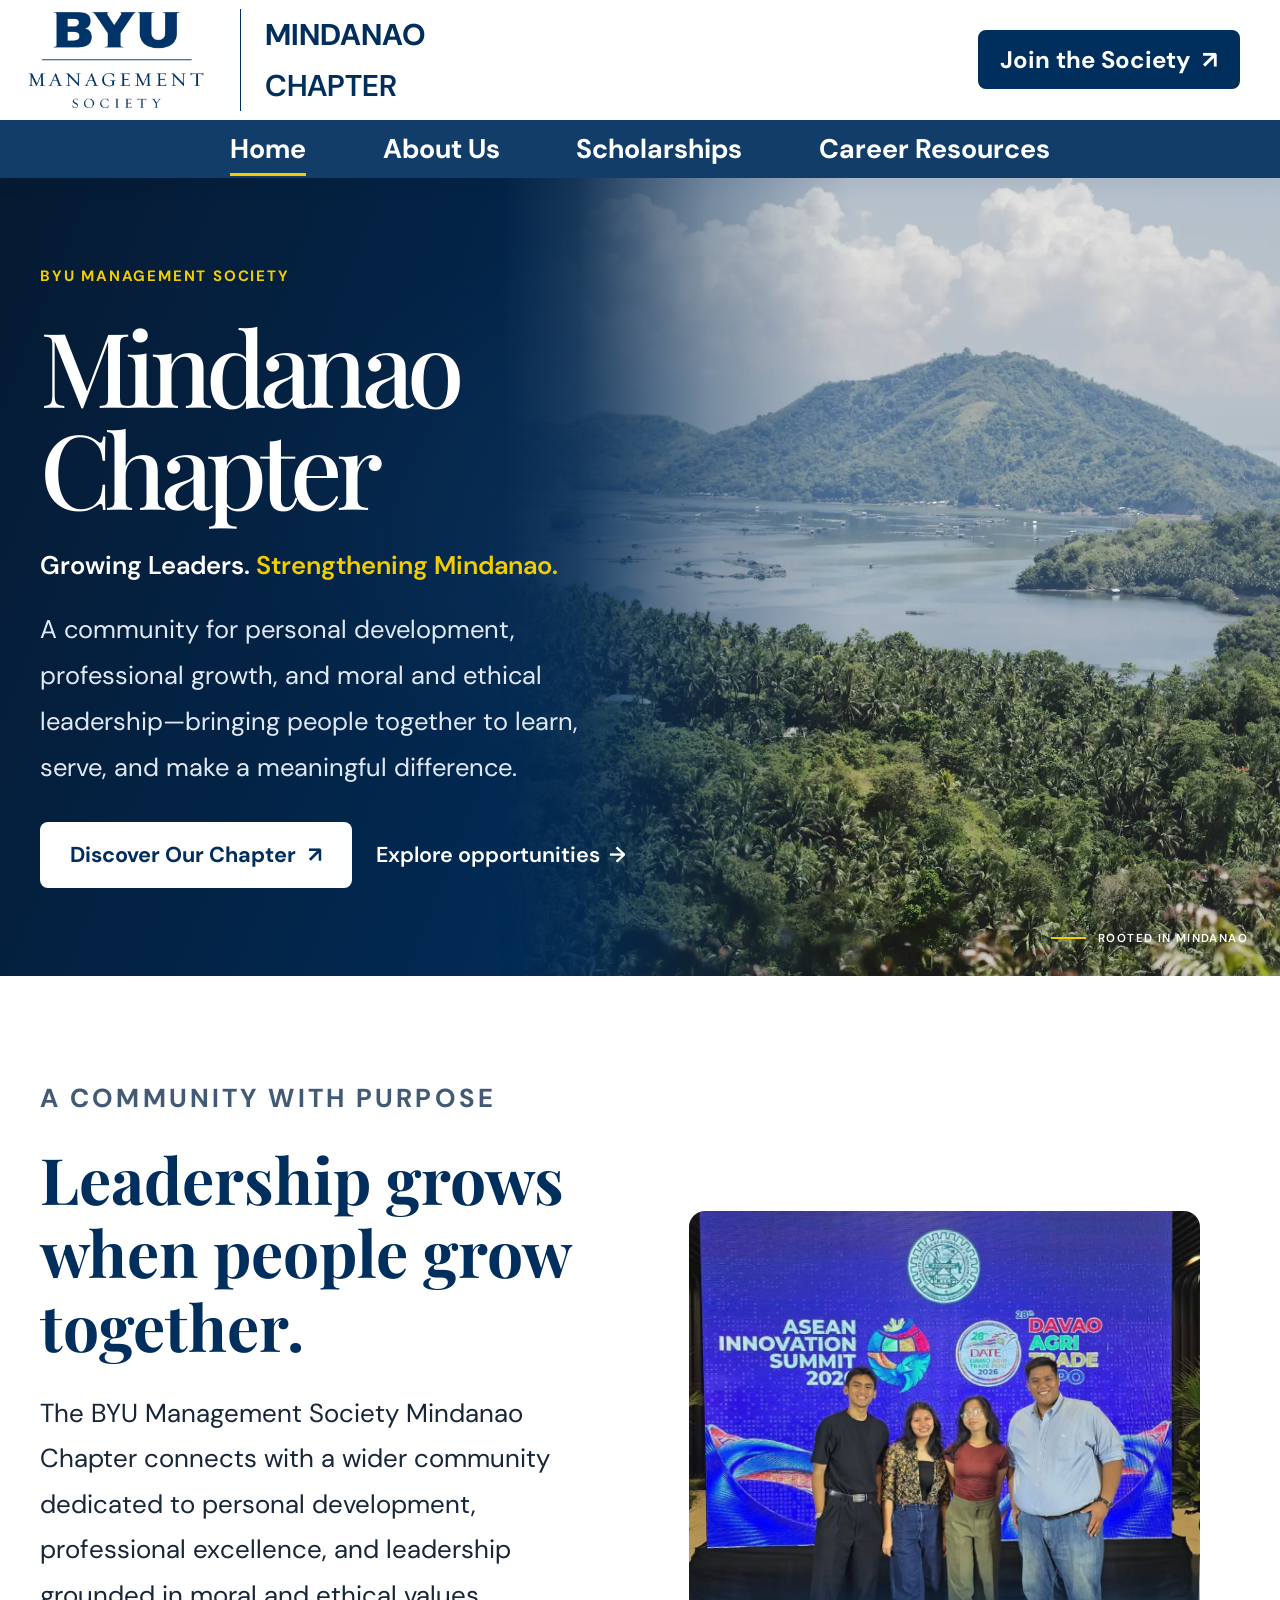
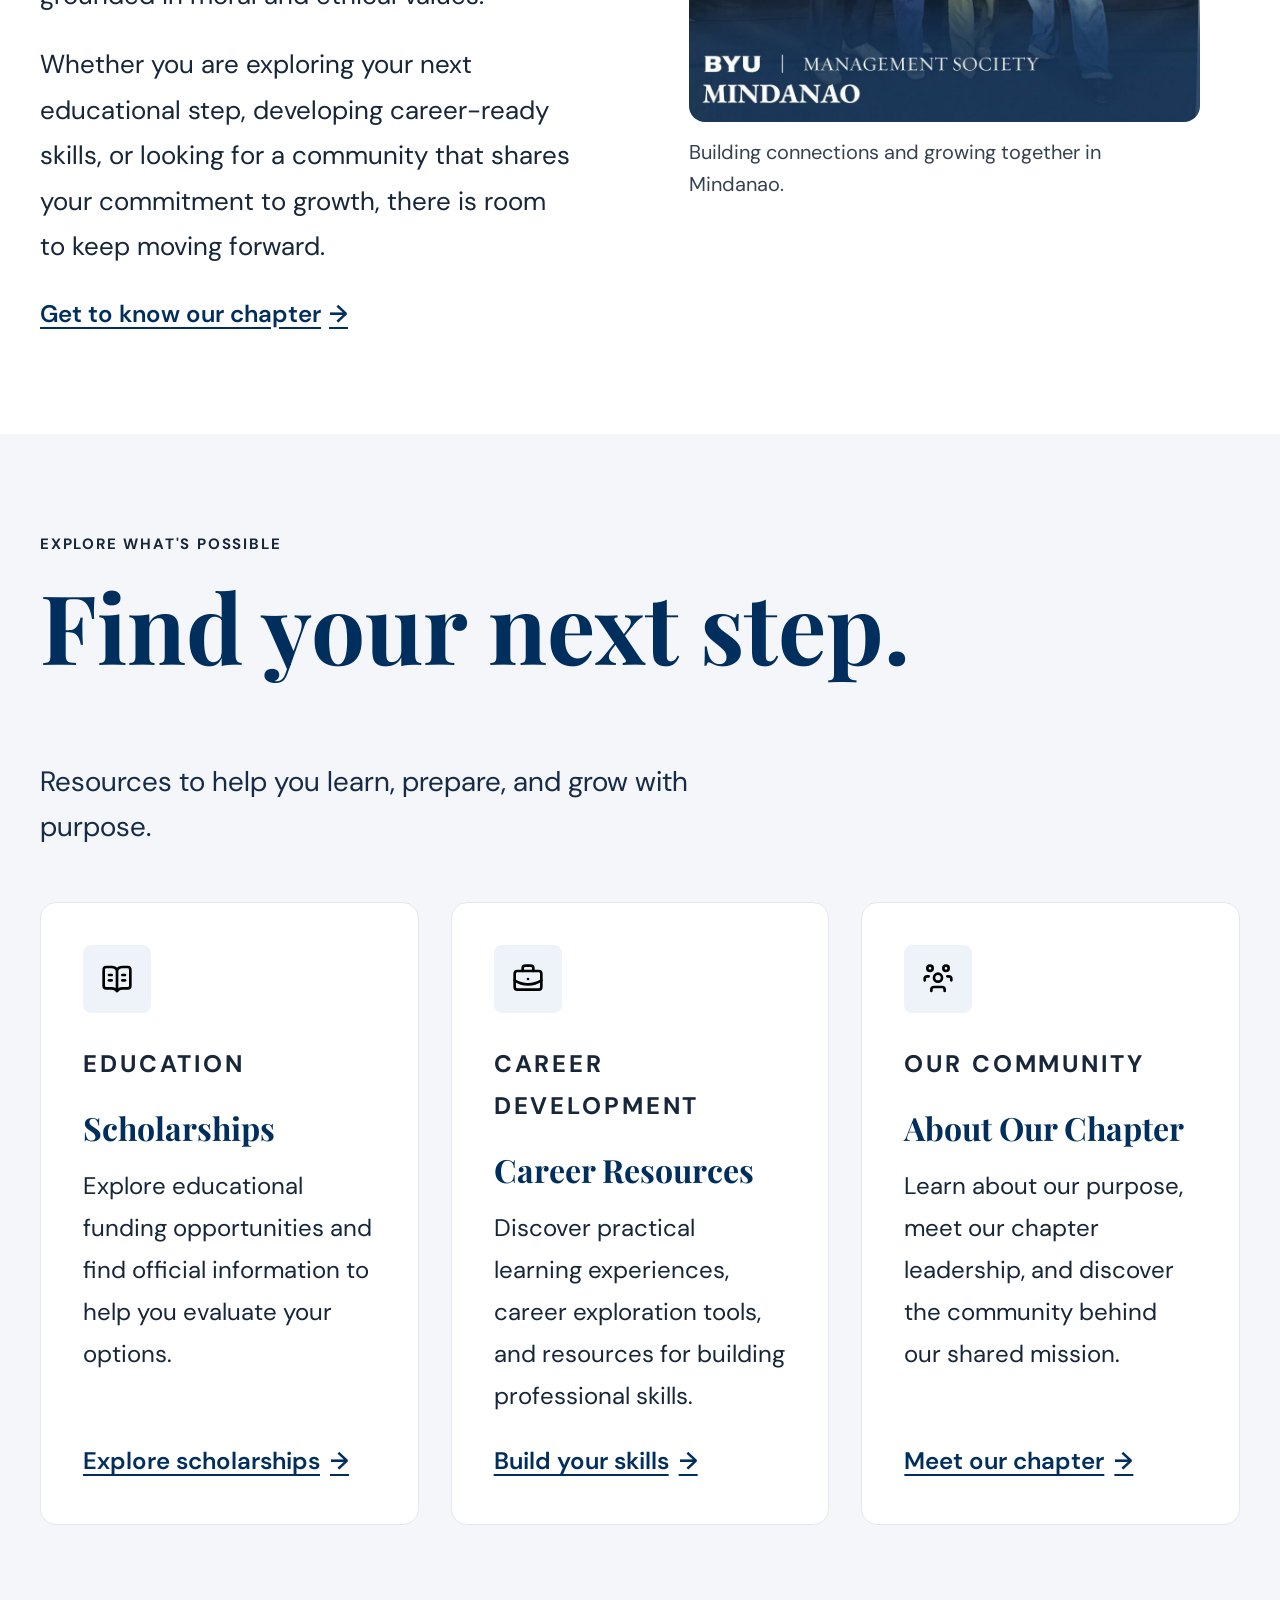
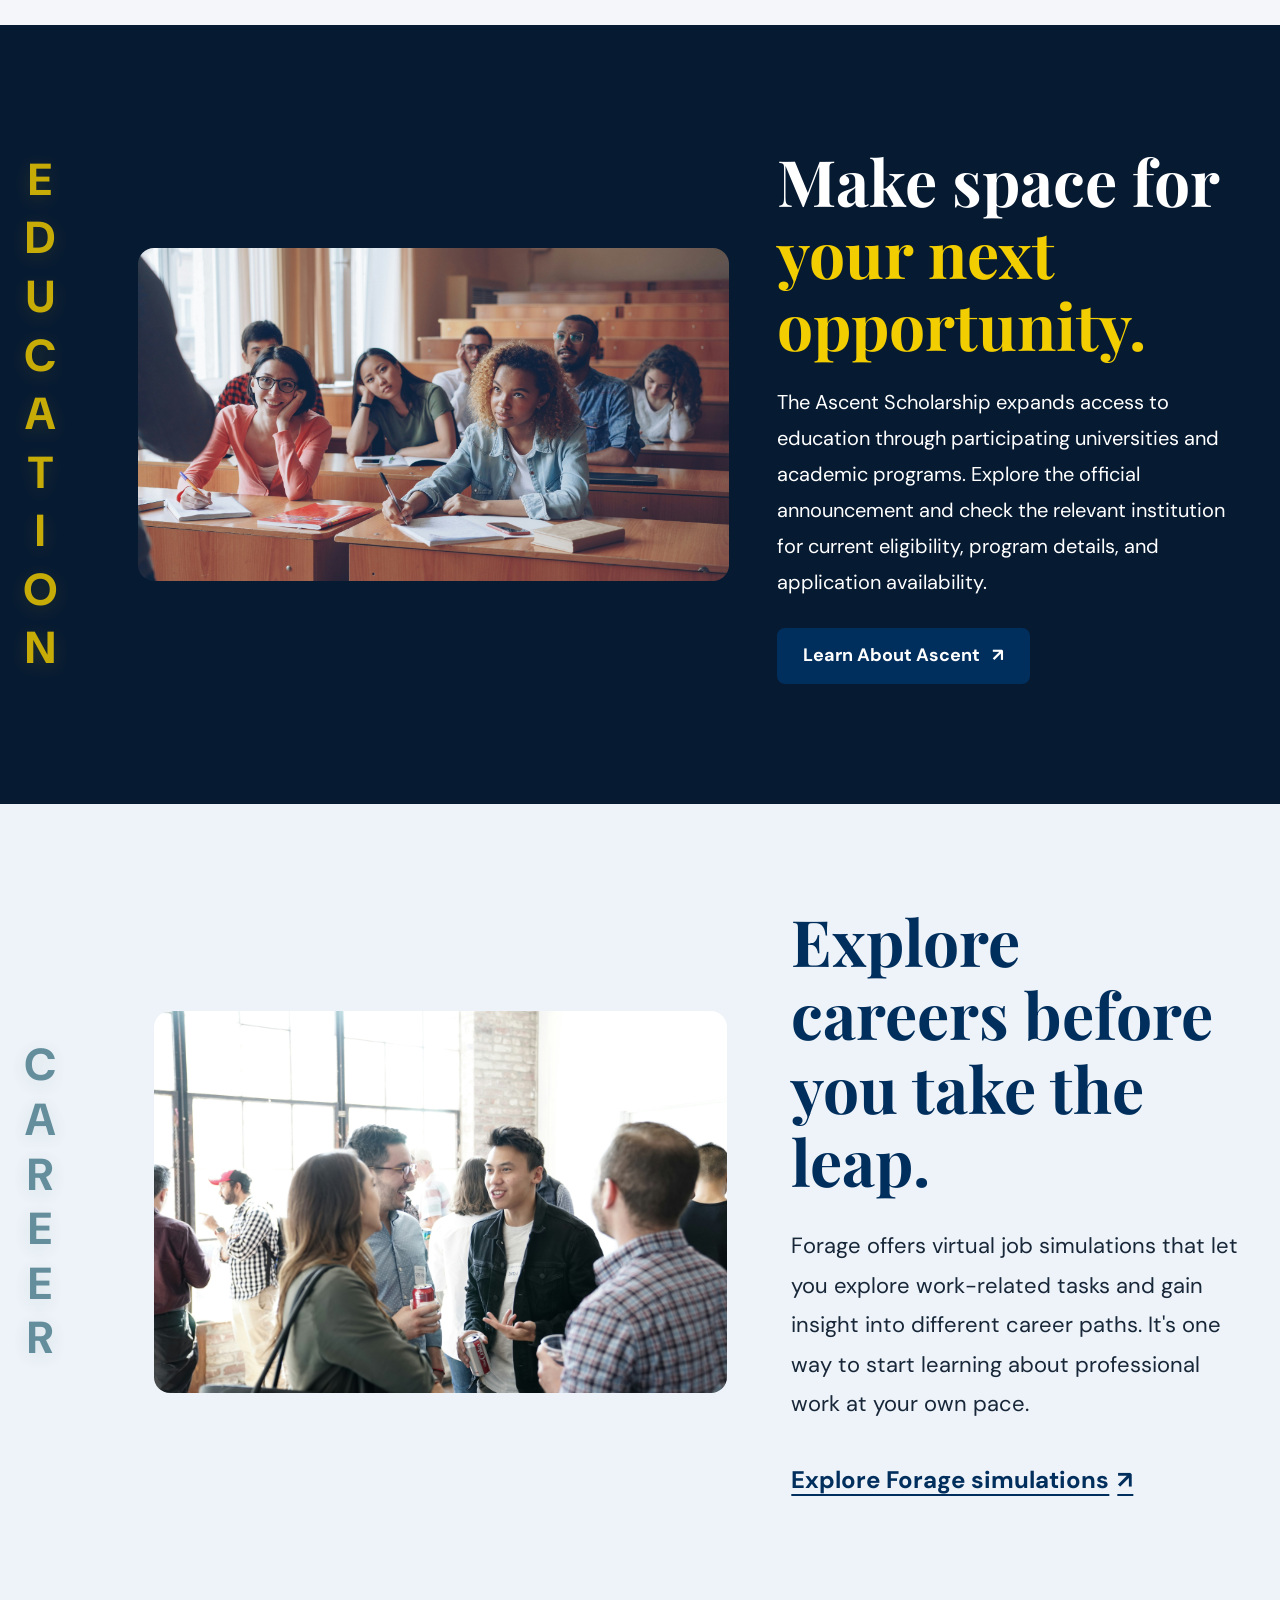
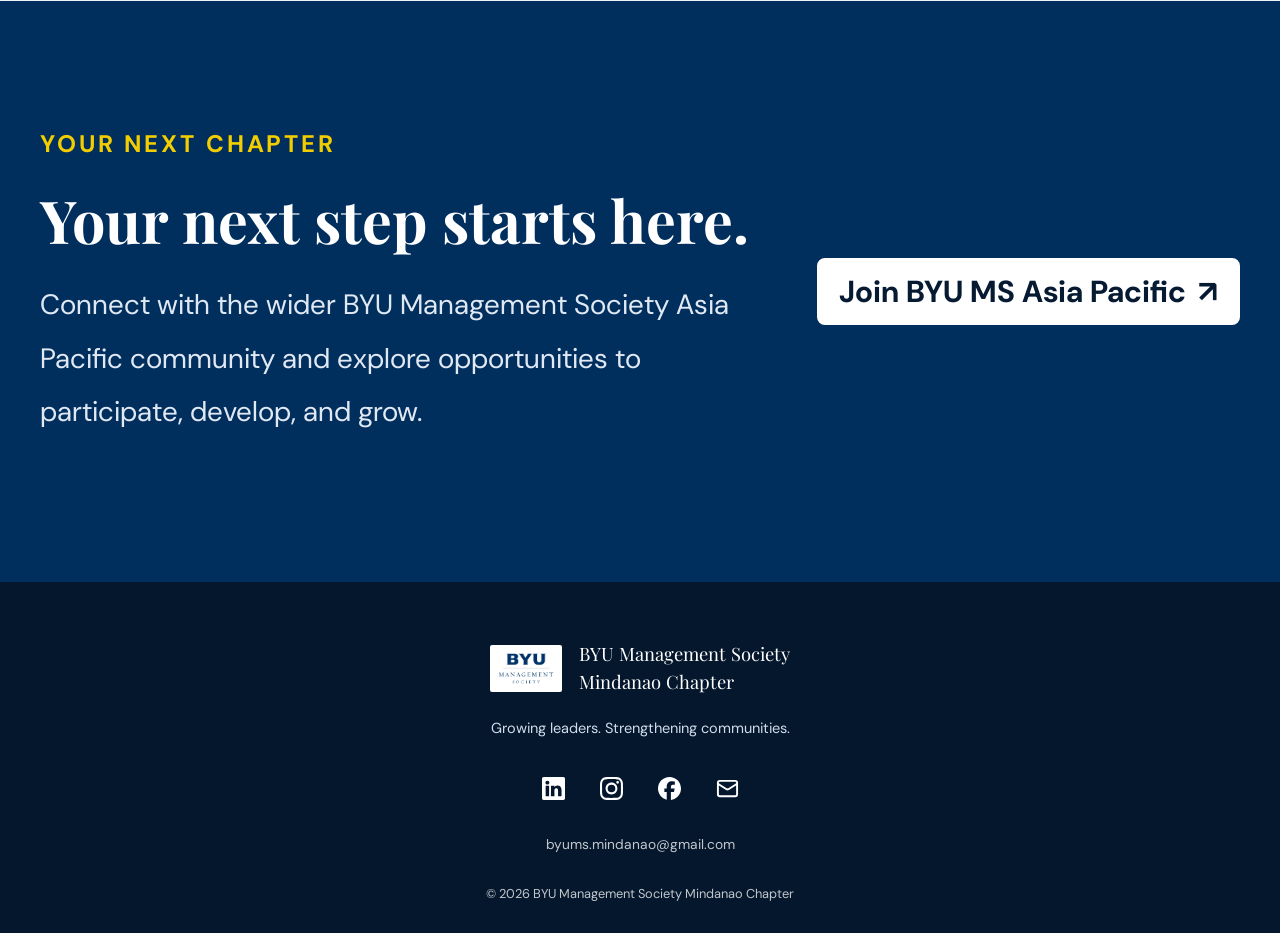
<file: index.html>
<!DOCTYPE html>
<html lang="en">
<head>
  <meta charset="UTF-8">
  <meta name="viewport" content="width=device-width, initial-scale=1.0">

  <meta
    name="description"
    content="Discover the BYU Management Society Mindanao Chapter, explore educational opportunities and career resources, and connect with a community committed to purposeful leadership."
  >

  <meta name="theme-color" content="#002E5D">

  <title>Mindanao Chapter | BYU Management Society</title>

  <link rel="preconnect" href="https://fonts.googleapis.com">
  <link rel="preconnect" href="https://fonts.gstatic.com" crossorigin>
  <link
    href="https://fonts.googleapis.com/css2?family=DM+Sans:wght@400;500;600;700&family=Playfair+Display:wght@400;500;600;700&display=swap"
    rel="stylesheet"
  >

  <link rel="stylesheet" href="css/style.css">
  <script src="js/main.js" defer></script>
</head>

<body>
  <header class="site-header">

    <!-- BRAND ROW -->
    <div class="nav-container">
      <div class="brand-row">

        <a class="brand" href="index.html" aria-label="Mindanao Chapter home">
          <img
            src="assets/management-society-blue-vertical.png"
            alt="BYU Management Society"
            width="132"
          >
        </a>

        <div class="chapter-identity" aria-label="Mindanao Chapter">
          <span class="chapter-name">MINDANAO</span>
          <span class="chapter-label">CHAPTER</span>
        </div>

        <a
          class="button button-primary join-button"
          href="https://byumsasiapacific.com/join/"
          target="_blank"
          rel="noopener noreferrer"
        >
          Join the Society
          <span class="button-arrow" aria-hidden="true">↗</span>
        </a>

      </div>
    </div>

    <!-- NAVIGATION ROW -->
    <div class="navigation-bar">
      <div class="container">
        <nav class="main-nav" aria-label="Main navigation">
          <a href="index.html" aria-current="page">Home</a>
          <a href="about.html">About Us</a>
          <a href="scholarships.html">Scholarships</a>
          <a href="resources.html">Career Resources</a>
        </nav>
      </div>
    </div>

  </header>

  <main id="main-content">
    <!-- HERO -->
    <section class="hero">
      <div class="container hero-layout">
        <div class="hero-content">
          <p class="eyebrow hero-eyebrow">
            BYU MANAGEMENT SOCIETY
          </p>

          <h1>
            <span>Mindanao</span>
            <span>Chapter</span>
          </h1>

          
          <p class="hero-tagline">
            Growing Leaders. <span>Strengthening Mindanao.</span>
          </p>


          <p class="hero-description">
            A community for personal development, professional growth,
            and moral and ethical leadership—bringing people together
            to learn, serve, and make a meaningful difference.
          </p>

          <div class="hero-actions">
            <a class="button button-light" href="about.html">
              Discover Our Chapter
              <span class="button-arrow" aria-hidden="true">↗</span>
            </a>

            <a class="hero-text-link" href="scholarships.html">
              Explore opportunities
              <span aria-hidden="true">→</span>
            </a>
          </div>
        </div>

        <div class="hero-visual" aria-hidden="true">
          <img
            src="assets/home-hero-mindanao.webp"
            alt=""
            fetchpriority="high"
          >
        </div>

        <div class="hero-location" aria-hidden="true">
          <span class="location-line"></span>
          <span>Rooted in Mindanao</span>
        </div>
      </div>
    </section>

    <!-- CHAPTER INTRODUCTION -->
    <section class="intro section">
      <div class="container intro-layout">
        <div class="intro-copy">
          <p class="eyebrow">A COMMUNITY WITH PURPOSE</p>

          <h2>
            Leadership grows when
            <span>people grow together.</span>
          </h2>

          <p>
            The BYU Management Society Mindanao Chapter connects with a
            wider community dedicated to personal development,
            professional excellence, and leadership grounded in moral
            and ethical values.
          </p>

          <p>
            Whether you are exploring your next educational step,
            developing career-ready skills, or looking for a community
            that shares your commitment to growth, there is room to
            keep moving forward.
          </p>

          <a class="text-link" href="about.html">
            Get to know our chapter
            <span aria-hidden="true">→</span>
          </a>
        </div>

        <figure class="intro-photo">
          <img
            src="assets/mindanao-chapter-photo.jpg"
            alt="BYU Management Society Mindanao Chapter community"
            loading="lazy"
          >
          <figcaption>
            Building connections and growing together in Mindanao.
          </figcaption>
        </figure>
      </div>
    </section>

    <!-- MAIN DESTINATIONS -->
    <section class="featured section">
      <div class="container">
        <div class="section-heading">
          <div>
            <p class="eyebrow">EXPLORE WHAT'S POSSIBLE</p>
            <h2>Find your next step.</h2>
          </div>

          <p class="section-heading-description">
            Resources to help you learn, prepare, and grow with purpose.
          </p>
        </div>

        <div class="feature-grid">
          <article class="feature-card">
            <div class="card-icon">
              <img
                src="assets/icons/book-open-text.svg"
                alt=""
                width="32"
                height="32"
                loading="lazy"
              >
            </div>

            <p class="card-kicker">EDUCATION</p>
            <h3>Scholarships</h3>

            <p>
              Explore educational funding opportunities and find
              official information to help you evaluate your options.
            </p>

            <a class="text-link" href="scholarships.html">
              Explore scholarships
              <span aria-hidden="true">→</span>
            </a>
          </article>

          <article class="feature-card">
            <div class="card-icon">
              <img
                src="assets/icons/briefcase-business.svg"
                alt=""
                width="32"
                height="32"
                loading="lazy"
              >
            </div>

            <p class="card-kicker">CAREER DEVELOPMENT</p>
            <h3>Career Resources</h3>

            <p>
              Discover practical learning experiences, career
              exploration tools, and resources for building
              professional skills.
            </p>

            <a class="text-link" href="resources.html">
              Build your skills
              <span aria-hidden="true">→</span>
            </a>
          </article>

          <article class="feature-card">
            <div class="card-icon">
              <img
                src="assets/icons/user-group.svg"
                alt=""
                width="32"
                height="32"
                loading="lazy"
              >
            </div>

            <p class="card-kicker">OUR COMMUNITY</p>
            <h3>About Our Chapter</h3>

            <p>
              Learn about our purpose, meet our chapter leadership,
              and discover the community behind our shared mission.
            </p>

            <a class="text-link" href="about.html">
              Meet our chapter
              <span aria-hidden="true">→</span>
            </a>
          </article>
        </div>
      </div>
    </section>

    


<!-- EDUCATION SECTION -->
<section class="education-section section">
  <div class="container education-layout">

    <div class="education-marker" aria-hidden="true">
      <span>E</span>
      <span>D</span>
      <span>U</span>
      <span>C</span>
      <span>A</span>
      <span>T</span>
      <span>I</span>
      <span>O</span>
      <span>N</span>
    </div>

    <div class="education-image">
      <img
        src="assets/education.jpg"
        alt="Education and learning"
        loading="lazy"
      >
    </div>

    <div class="education-copy">


      <h2>
        Make space for
        <span>your next opportunity.</span>
      </h2>

      <p>
        The Ascent Scholarship expands access to education through
        participating universities and academic programs. Explore
        the official announcement and check the relevant institution
        for current eligibility, program details, and application
        availability.
      </p>

      <a
        class="button button-primary"
        href="https://news-ph.churchofjesuschrist.org/article/ascent-scholarship-expands-access-through-five-universities-and-dozens-of-programs"
        target="_blank"
        rel="noopener noreferrer"
      >
        Learn About Ascent
        <span class="button-arrow" aria-hidden="true">↗</span>
      </a>
    </div>

  </div>
</section>

    <!-- CAREER SECTION -->
<section class="career-spotlight section">
  <div class="container career-layout">

    <div class="career-marker" aria-hidden="true">
      <span>C</span>
      <span>A</span>
      <span>R</span>
      <span>E</span>
      <span>E</span>
      <span>R</span>
    </div>

    <div class="career-image">
      <img
        src="assets/professional networking.jpg"
        alt="Professional networking and career development"
        loading="lazy"
      >
    </div>

    <div class="career-copy">
      <h2>
        Explore careers
        <span>before you take the leap.</span>
      </h2>

      <p>
        Forage offers virtual job simulations that let you explore
        work-related tasks and gain insight into different career
        paths. It's one way to start learning about professional
        work at your own pace.
      </p>

      <a
        class="text-link"
        href="https://www.theforage.com/simulations"
        target="_blank"
        rel="noopener noreferrer"
      >
        Explore Forage simulations
        <span aria-hidden="true">↗</span>
      </a>
    </div>

  </div>
</section>

    <!-- JOIN -->
    <section class="join-section">
      <div class="container join-layout">
        <div class="join-copy">
          <p class="eyebrow">YOUR NEXT CHAPTER</p>

          <h2>Your next step starts here.</h2>

          <p>
            Connect with the wider BYU Management Society Asia Pacific
            community and explore opportunities to participate,
            develop, and grow.
          </p>
        </div>

        <a
          class="button button-light join-button"
          href="https://byumsasiapacific.com/join/"
          target="_blank"
          rel="noopener noreferrer"
        >
          Join BYU MS Asia Pacific
          <span class="button-arrow" aria-hidden="true">↗</span>
        </a>
      </div>
    </section>
  </main>

  <!-- FOOTER -->
  <footer class="site-footer">
    <div class="container footer-content">
      <a class="footer-brand" href="index.html">
        <img
          src="assets/management-society-blue-vertical.png"
          alt=""
          width="100"
          loading="lazy"
        >
        <span>BYU Management Society<br>Mindanao Chapter</span>
      </a>

      <p class="footer-message">
        Growing leaders. Strengthening communities.
      </p>

      <div class="social-links" aria-label="Social media and contact">
        <a
          href="https://www.linkedin.com/company/mindanao-chapter-byu-management-society/"
          target="_blank"
          rel="noopener noreferrer"
          aria-label="LinkedIn"
          title="LinkedIn"
        >
          <img src="assets/icons/linkedin.svg" alt="" width="24" height="24">
        </a>

        <a
          href="https://www.instagram.com/byums.mindanao/"
          target="_blank"
          rel="noopener noreferrer"
          aria-label="Instagram"
          title="Instagram"
        >
          <img src="assets/icons/instagram.svg" alt="" width="24" height="24">
        </a>

        <a
          href="https://www.facebook.com/profile.php?id=61593278332912"
          target="_blank"
          rel="noopener noreferrer"
          aria-label="Facebook"
          title="Facebook"
        >
          <img src="assets/icons/facebook.svg" alt="" width="24" height="24">
        </a>

        <a
          href="mailto:byums.mindanao@gmail.com"
          aria-label="Email the Mindanao Chapter"
          title="Email"
        >
          <img src="assets/icons/mail.svg" alt="" width="24" height="24">
        </a>
      </div>

      <p class="footer-email">
        <a href="mailto:byums.mindanao@gmail.com">
          byums.mindanao@gmail.com
        </a>
      </p>

      <p class="copyright">
        © <span id="current-year"></span>
        BYU Management Society Mindanao Chapter
      </p>

     <!-- I deleted the unnecessary footer here-->
    </div>
  </footer>
</body>
</html>
</file>
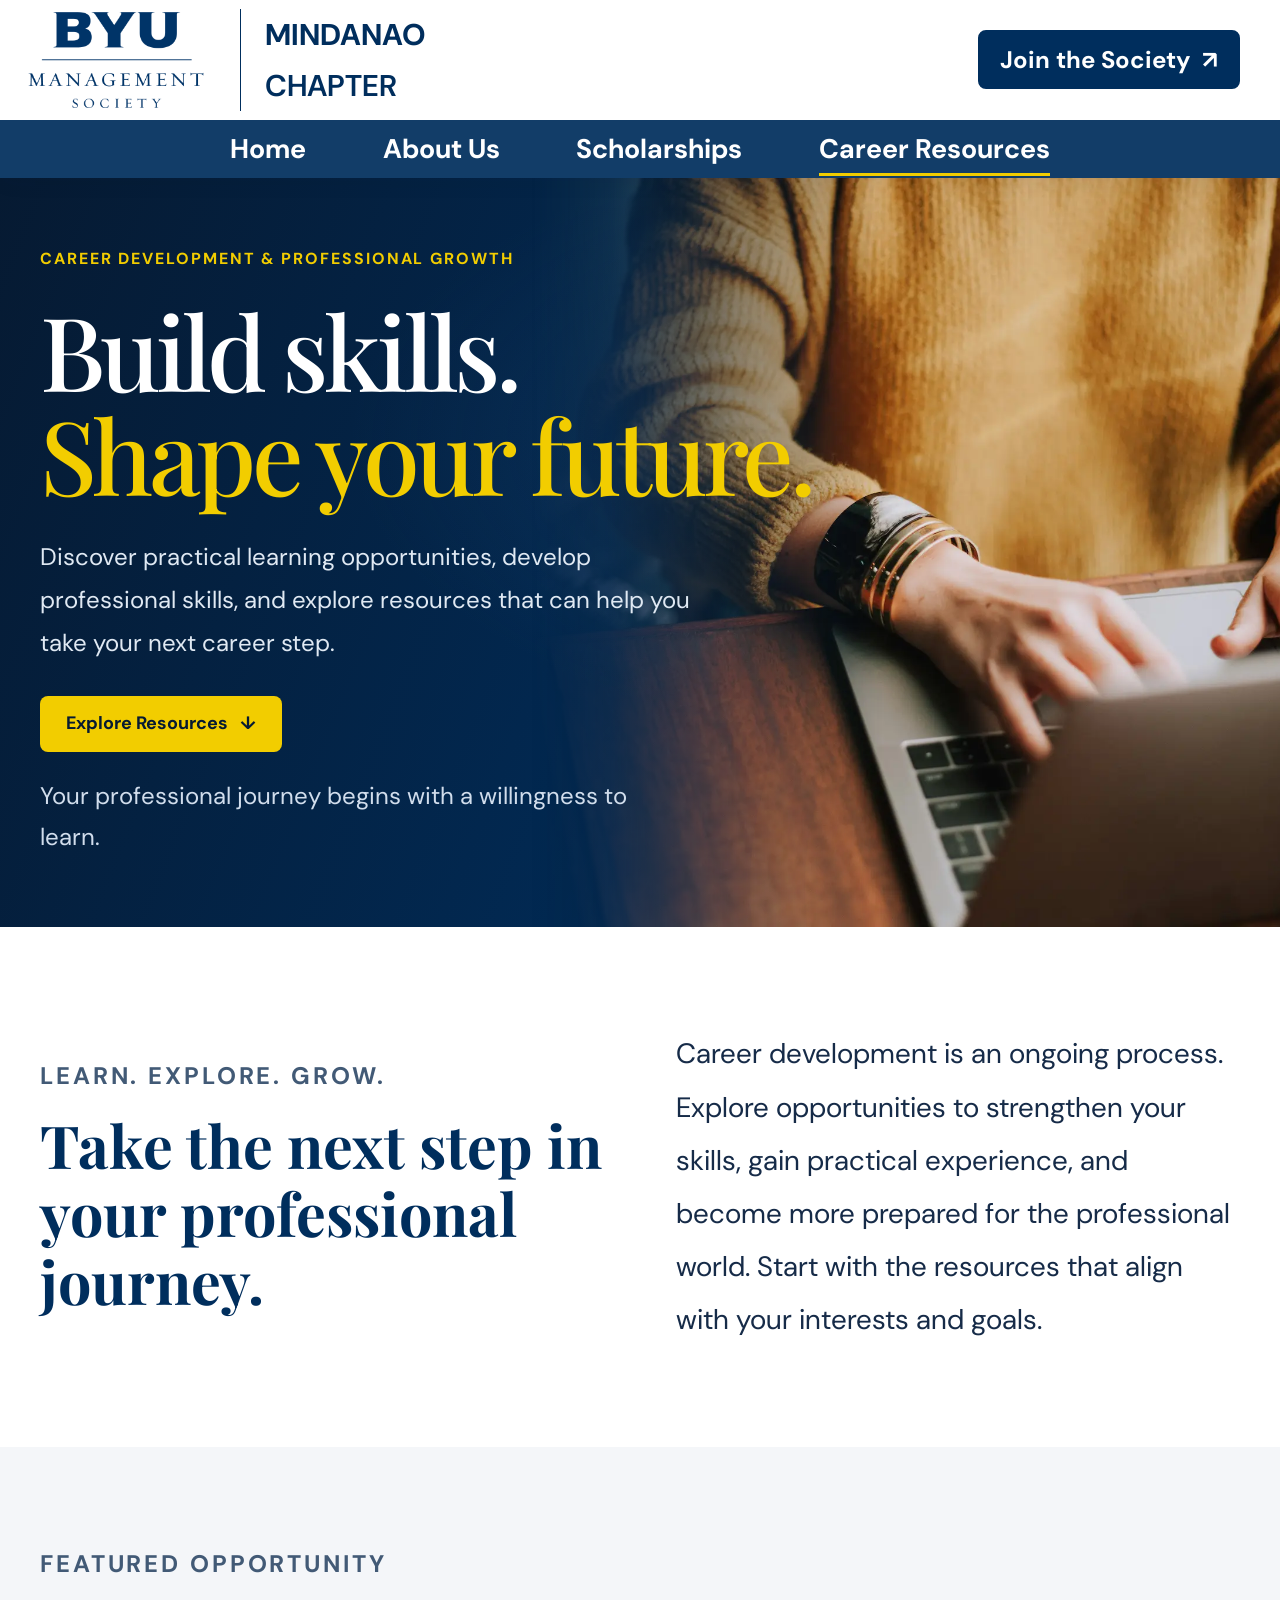
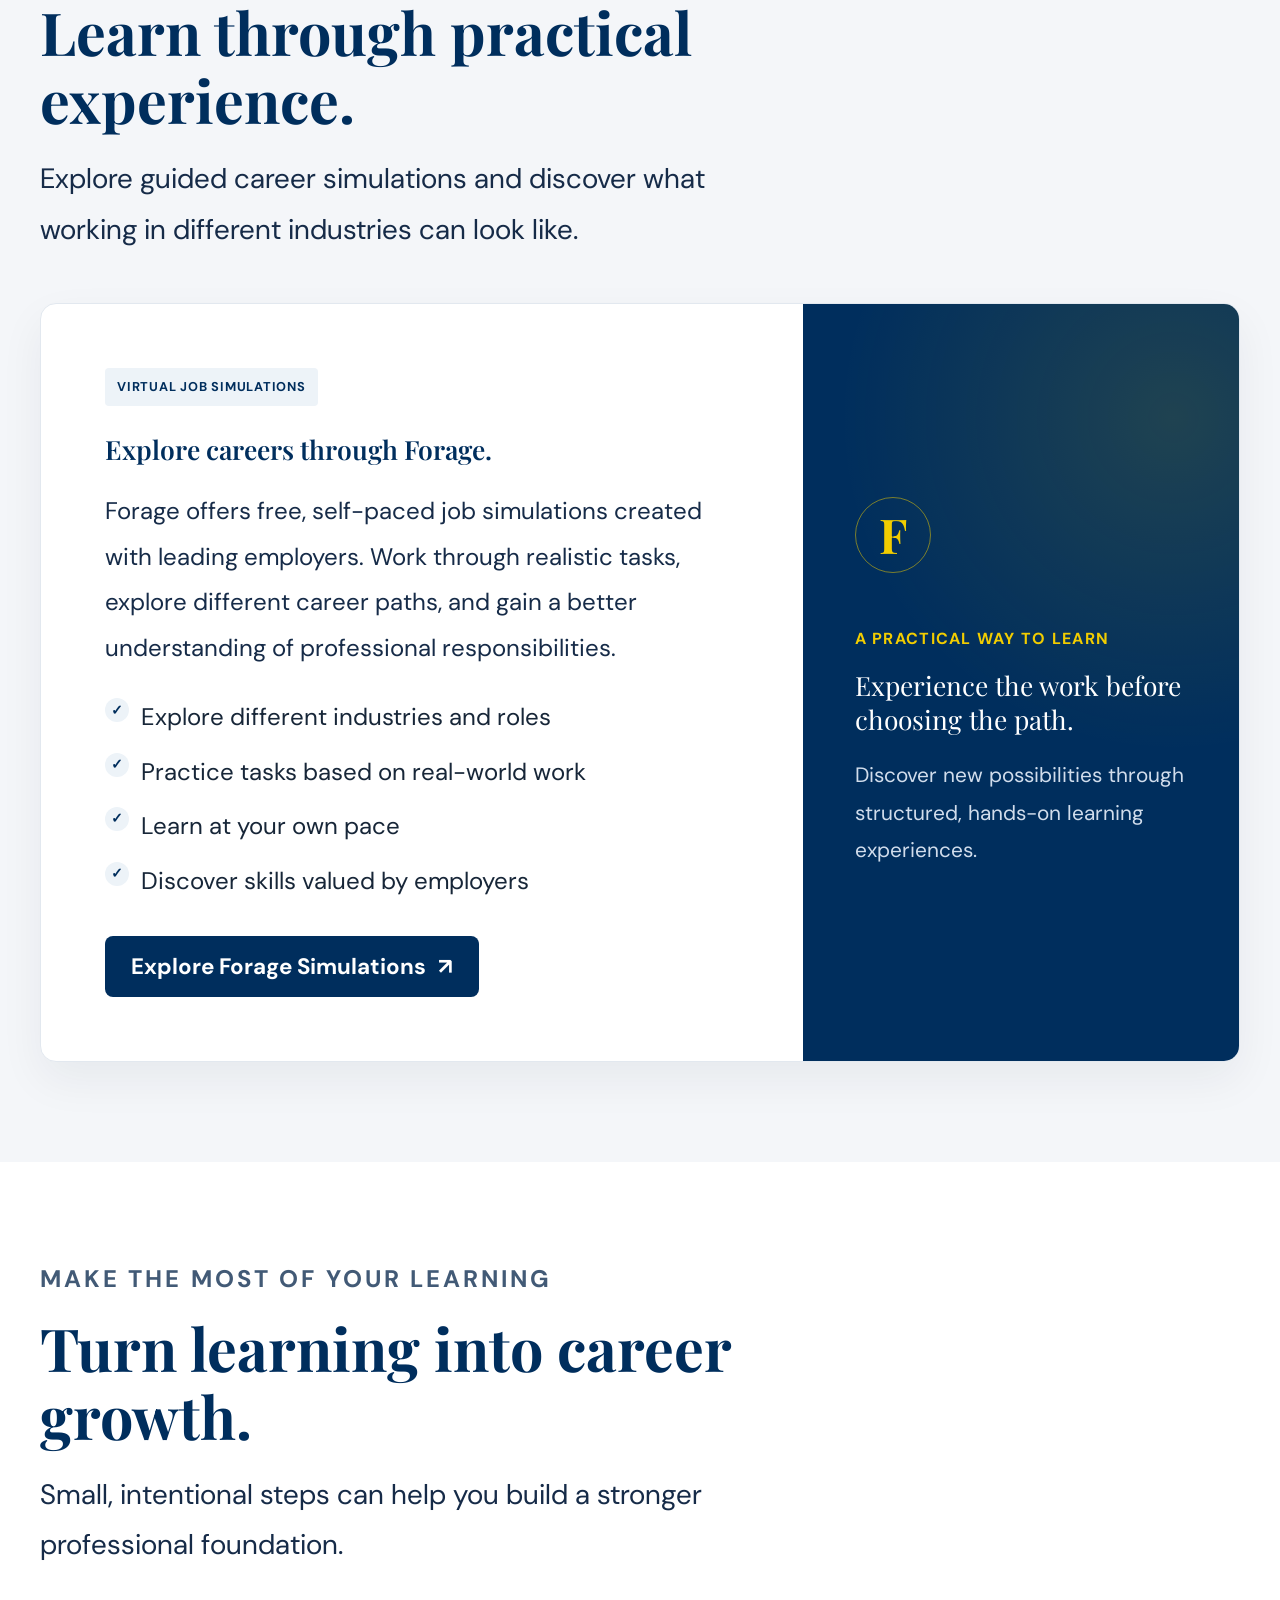
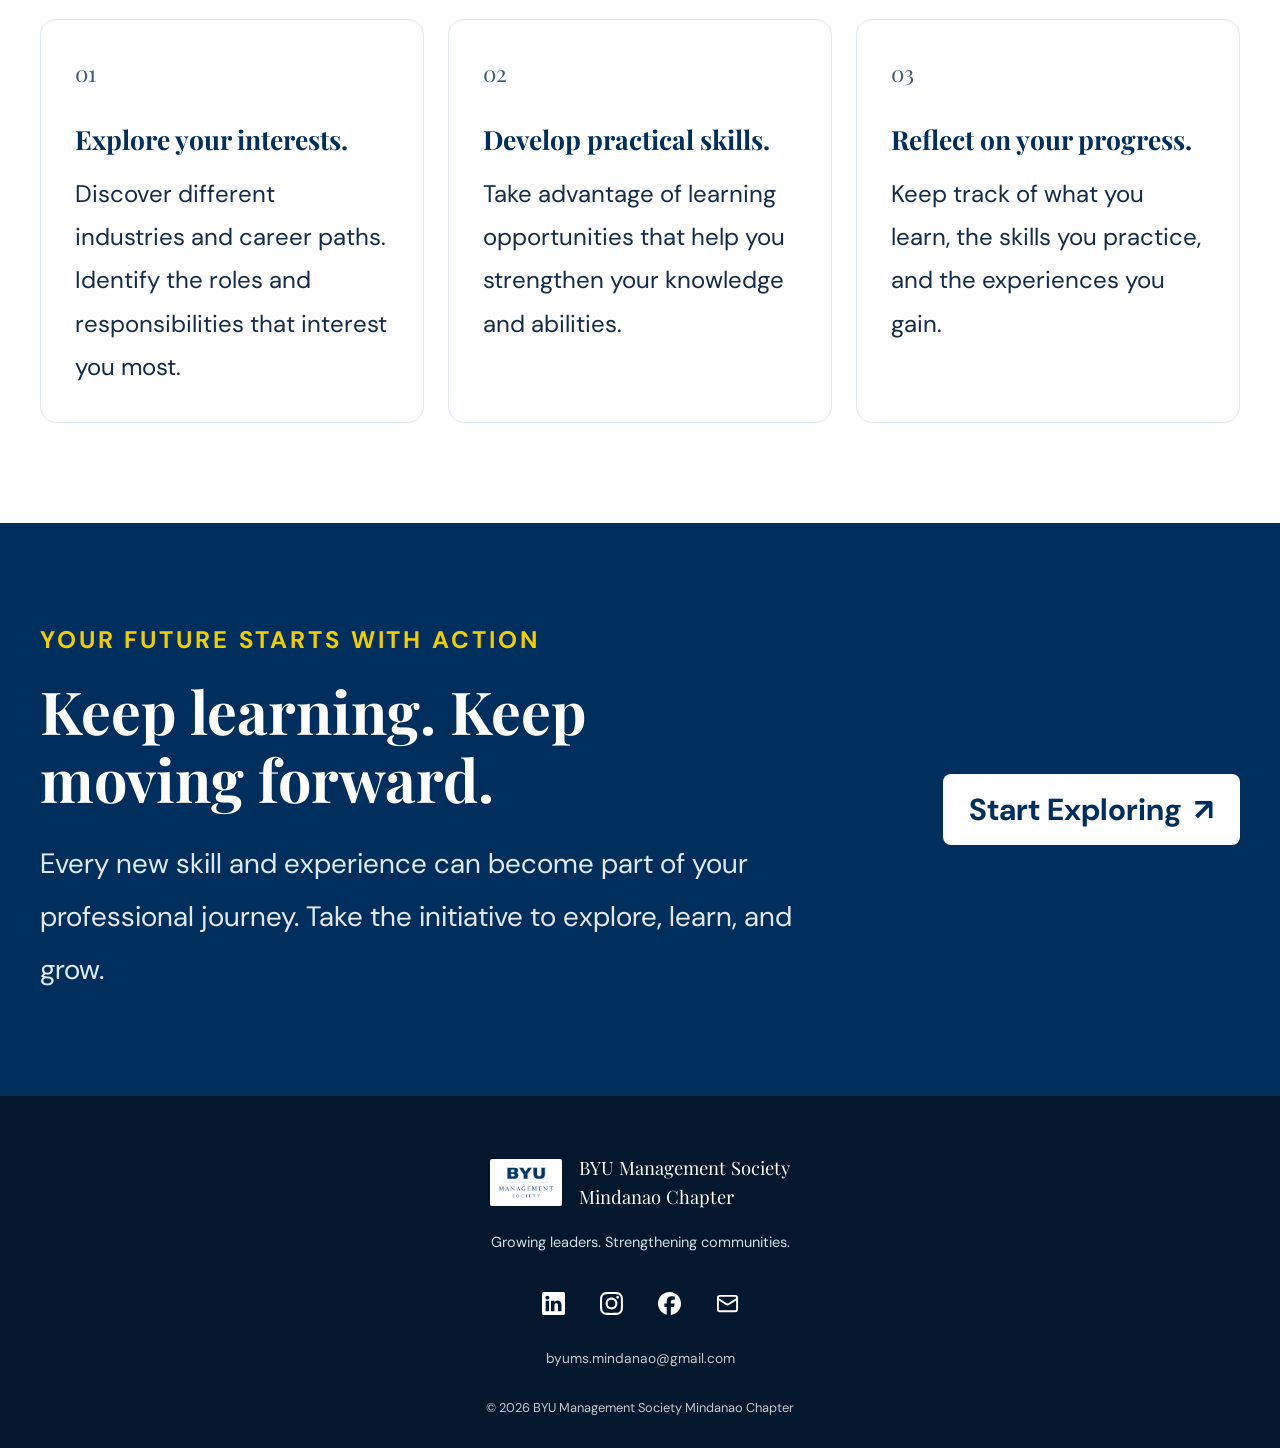
<file: resources.html>
<!DOCTYPE html>
<html lang="en">
<head>
  <meta charset="UTF-8">
  <meta name="viewport" content="width=device-width, initial-scale=1.0">

  <meta
    name="description"
    content="Explore career development resources, virtual job simulations, and professional learning opportunities through BYU Management Society Mindanao Chapter."
  >

  <meta name="theme-color" content="#002E5D">

  <title>Career Resources | BYU Management Society Mindanao Chapter</title>

  <link rel="preconnect" href="https://fonts.googleapis.com">
  <link rel="preconnect" href="https://fonts.gstatic.com" crossorigin>

  <link
    href="https://fonts.googleapis.com/css2?family=DM+Sans:wght@400;500;600;700&family=Playfair+Display:wght@500;600;700;800&display=swap"
    rel="stylesheet"
  >

  <link rel="stylesheet" href="css/style.css">
  <link rel="stylesheet" href="css/resources.css">

  <script src="js/main.js" defer></script>
</head>

<body>

  <!-- SHARED SITE HEADER -->
  <header class="site-header">

    <!-- BRAND ROW -->
    <div class="nav-container">
      <div class="brand-row">

        <a class="brand" href="index.html" aria-label="Mindanao Chapter home">
          <img
            src="assets/management-society-blue-vertical.png"
            alt="BYU Management Society"
            width="132"
          >
        </a>

        <div class="chapter-identity" aria-label="Mindanao Chapter">
          <span class="chapter-name">MINDANAO</span>
          <span class="chapter-label">CHAPTER</span>
        </div>

        <a
          class="button button-primary join-button"
          href="https://byumsasiapacific.com/join/"
          target="_blank"
          rel="noopener noreferrer"
        >
          Join the Society
          <span class="button-arrow" aria-hidden="true">↗</span>
        </a>

      </div>
    </div>

    <!-- NAVIGATION ROW -->
    <div class="navigation-bar">
      <div class="container">
        <nav class="main-nav" aria-label="Main navigation">
          <a href="index.html">Home</a>
          <a href="about.html">About Us</a>
          <a href="scholarships.html">Scholarships</a>
          <a href="resources.html" aria-current="page">Career Resources</a>
        </nav>
      </div>
    </div>

  </header>

  <main id="main-content">

    <!-- CAREER RESOURCES HERO -->
    <section class="resources-hero">

      <div class="container resources-hero-content">

        <p class="eyebrow">CAREER DEVELOPMENT &amp; PROFESSIONAL GROWTH</p>

        <h1>
          Build skills.
          <span>Shape your future.</span>
        </h1>

        <p class="resources-hero-description">
          Discover practical learning opportunities, develop
          professional skills, and explore resources that can
          help you take your next career step.
        </p>

        <a class="button button-primary" href="#featured-resources">
          Explore Resources
          <span class="button-arrow" aria-hidden="true">↓</span>
        </a>

        <p class="resources-hero-note">
          Your professional journey begins with a willingness to learn.
        </p>

      </div>

      <div class="resources-hero-visual" aria-hidden="true">
        <img
          src="assets/career-resources-hero.webp"
          alt=""
          fetchpriority="high"
        >
      </div>

    </section>

    <!-- INTRODUCTION -->
    <section class="resources-intro section">
      <div class="container resources-intro-layout">

        <div>
          <p class="eyebrow">LEARN. EXPLORE. GROW.</p>

          <h2>
            Take the next step in your professional journey.
          </h2>
        </div>

        <p>
          Career development is an ongoing process. Explore
          opportunities to strengthen your skills, gain practical
          experience, and become more prepared for the professional
          world. Start with the resources that align with your
          interests and goals.
        </p>

      </div>
    </section>

    <!-- FEATURED RESOURCE -->
    <section
      class="featured-resources section"
      id="featured-resources"
    >
      <div class="container">

        <div class="resources-section-heading">
          <p class="eyebrow">FEATURED OPPORTUNITY</p>

          <h2 class="section-heading">
            Learn through practical experience.
          </h2>

          <p class="section-heading-description">
            Explore guided career simulations and discover what
            working in different industries can look like.
          </p>
        </div>

        <article class="forage-feature">

          <div class="forage-feature-content">

            <span class="resource-label">
              VIRTUAL JOB SIMULATIONS
            </span>

            <h3>
              Explore careers through Forage.
            </h3>

            <p>
              Forage offers free, self-paced job simulations
              created with leading employers. Work through
              realistic tasks, explore different career paths,
              and gain a better understanding of professional
              responsibilities.
            </p>

            <ul class="forage-benefits">
              <li>
                <span aria-hidden="true">✓</span>
                Explore different industries and roles
              </li>

              <li>
                <span aria-hidden="true">✓</span>
                Practice tasks based on real-world work
              </li>

              <li>
                <span aria-hidden="true">✓</span>
                Learn at your own pace
              </li>

              <li>
                <span aria-hidden="true">✓</span>
                Discover skills valued by employers
              </li>
            </ul>

            <a
              class="button button-primary"
              href="https://www.theforage.com/simulations"
              target="_blank"
              rel="noopener noreferrer"
            >
              Explore Forage Simulations
              <span class="button-arrow" aria-hidden="true">↗</span>
            </a>

          </div>

          <div class="forage-feature-aside">

            <div class="forage-aside-mark" aria-hidden="true">
              F
            </div>

            <p class="forage-aside-eyebrow">
              A PRACTICAL WAY TO LEARN
            </p>

            <p class="forage-aside-heading">
              Experience the work before choosing the path.
            </p>

            <p class="forage-aside-description">
              Discover new possibilities through structured,
              hands-on learning experiences.
            </p>

          </div>

        </article>

      </div>
    </section>

    <!-- CAREER DEVELOPMENT GUIDANCE -->
    <section class="career-guidance section">
      <div class="container">

        <div class="resources-section-heading">
          <p class="eyebrow">MAKE THE MOST OF YOUR LEARNING</p>

          <h2 class="section-heading">
            Turn learning into career growth.
          </h2>

          <p class="section-heading-description">
            Small, intentional steps can help you build a stronger
            professional foundation.
          </p>
        </div>

        <div class="guidance-grid">

          <article class="guidance-card">
            <span class="guidance-number">01</span>

            <h3>Explore your interests.</h3>

            <p>
              Discover different industries and career paths.
              Identify the roles and responsibilities that
              interest you most.
            </p>
          </article>

          <article class="guidance-card">
            <span class="guidance-number">02</span>

            <h3>Develop practical skills.</h3>

            <p>
              Take advantage of learning opportunities that
              help you strengthen your knowledge and abilities.
            </p>
          </article>

          <article class="guidance-card">
            <span class="guidance-number">03</span>

            <h3>Reflect on your progress.</h3>

            <p>
              Keep track of what you learn, the skills you
              practice, and the experiences you gain.
            </p>
          </article>

        </div>
      </div>
    </section>

    <!-- CLOSING SECTION -->
    <section class="resources-reminder section">
      <div class="container resources-reminder-layout">

        <div>
          <p class="eyebrow">YOUR FUTURE STARTS WITH ACTION</p>

          <h2>
            Keep learning. Keep moving forward.
          </h2>

          <p>
            Every new skill and experience can become part
            of your professional journey. Take the initiative
            to explore, learn, and grow.
          </p>
        </div>

        <a
          class="button button-light"
          href="https://www.theforage.com/simulations"
          target="_blank"
          rel="noopener noreferrer"
        >
          Start Exploring
          <span class="button-arrow" aria-hidden="true">↗</span>
        </a>

      </div>
    </section>

  </main>

  <!-- SHARED SITE FOOTER -->
  <footer class="site-footer">
    <div class="container footer-content">

      <a class="footer-brand" href="index.html">
        <img
          src="assets/management-society-blue-vertical.png"
          alt=""
          width="100"
          loading="lazy"
        >

        <span>
          BYU Management Society<br>
          Mindanao Chapter
        </span>
      </a>

      <p class="footer-message">
        Growing leaders. Strengthening communities.
      </p>

      <div class="social-links" aria-label="Social media and contact">

        <a
          href="https://www.linkedin.com/company/mindanao-chapter-byu-management-society/"
          target="_blank"
          rel="noopener noreferrer"
          aria-label="LinkedIn"
          title="LinkedIn"
        >
          <img src="assets/icons/linkedin.svg" alt="" width="24" height="24">
        </a>

        <a
          href="https://www.instagram.com/byums.mindanao/"
          target="_blank"
          rel="noopener noreferrer"
          aria-label="Instagram"
          title="Instagram"
        >
          <img src="assets/icons/instagram.svg" alt="" width="24" height="24">
        </a>

        <a
          href="https://www.facebook.com/profile.php?id=61593278332912"
          target="_blank"
          rel="noopener noreferrer"
          aria-label="Facebook"
          title="Facebook"
        >
          <img src="assets/icons/facebook.svg" alt="" width="24" height="24">
        </a>

        <a
          href="mailto:byums.mindanao@gmail.com"
          aria-label="Email the Mindanao Chapter"
          title="Email"
        >
          <img src="assets/icons/mail.svg" alt="" width="24" height="24">
        </a>

      </div>

      <p class="footer-email">
        <a href="mailto:byums.mindanao@gmail.com">
          byums.mindanao@gmail.com
        </a>
      </p>

      <p class="copyright">
        © <span id="current-year"></span>
        BYU Management Society Mindanao Chapter
      </p>

    </div>
  </footer>

</body>
</html>
</file>
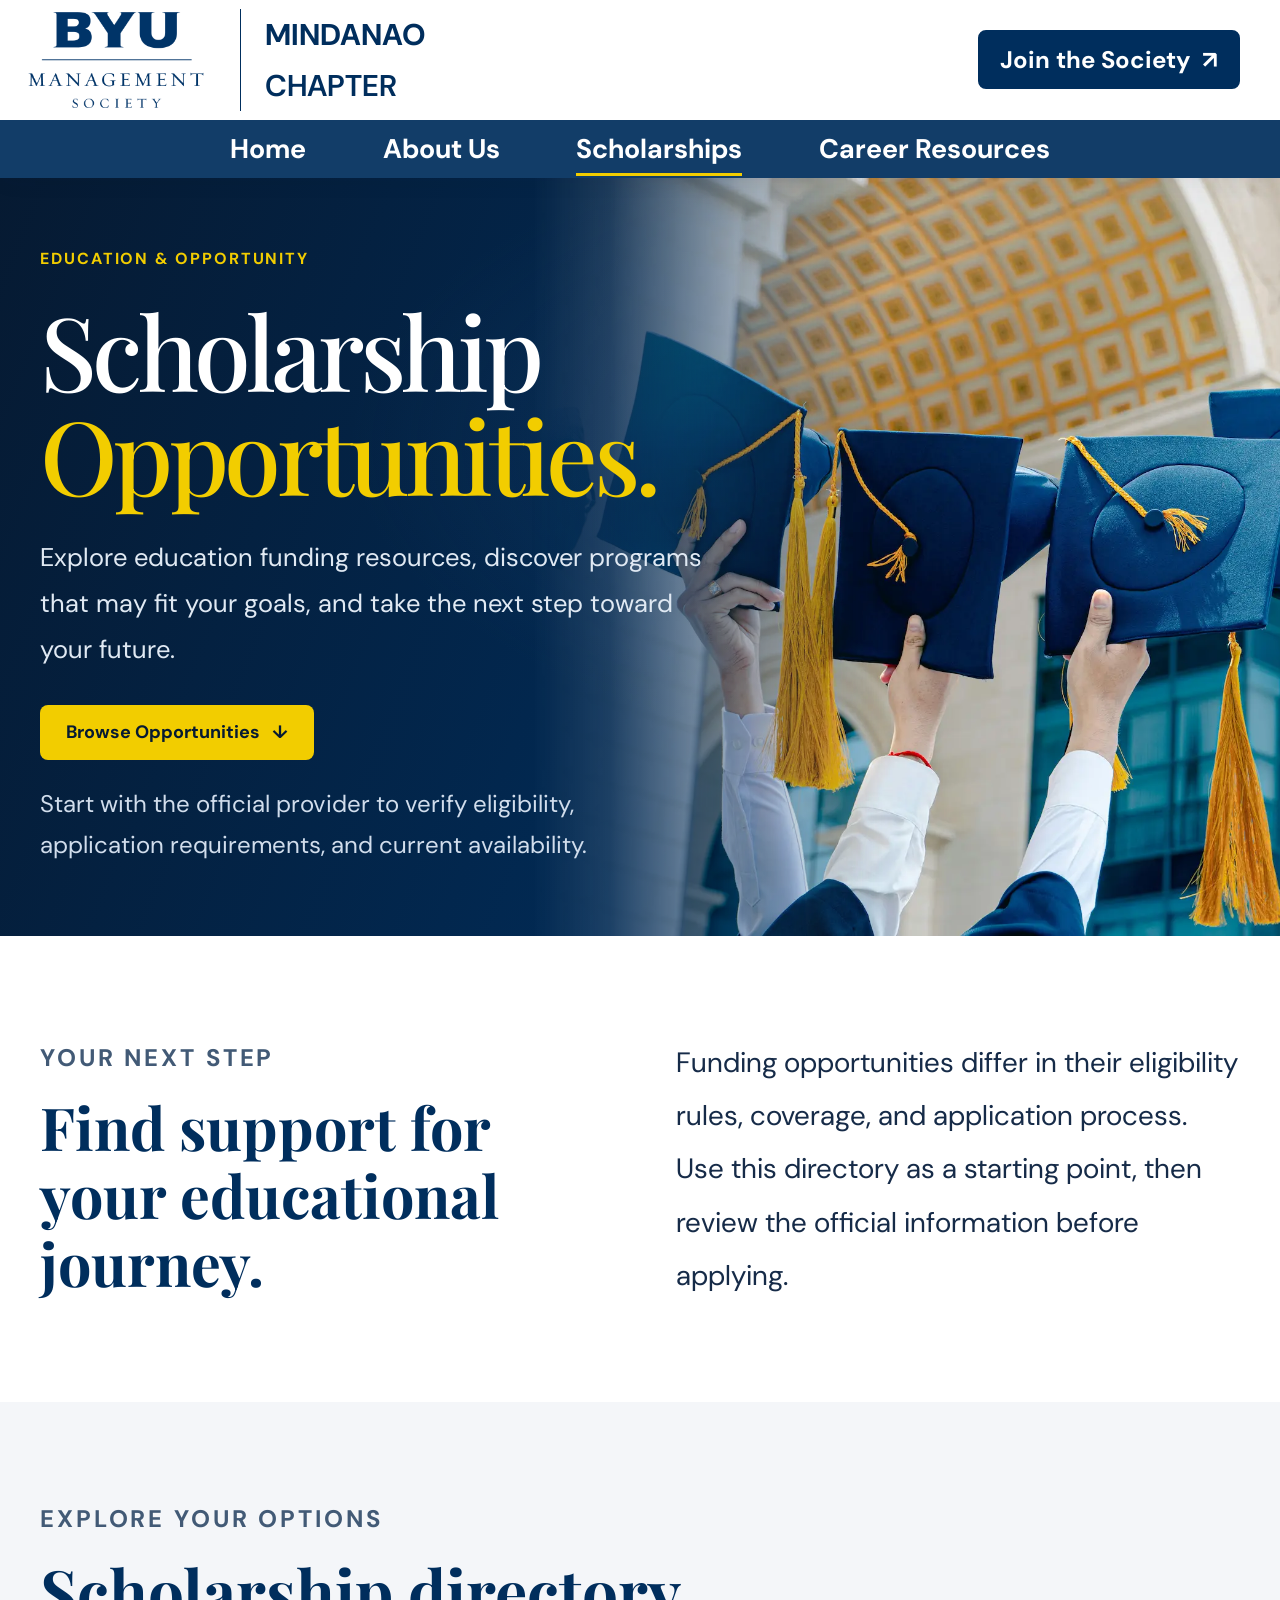
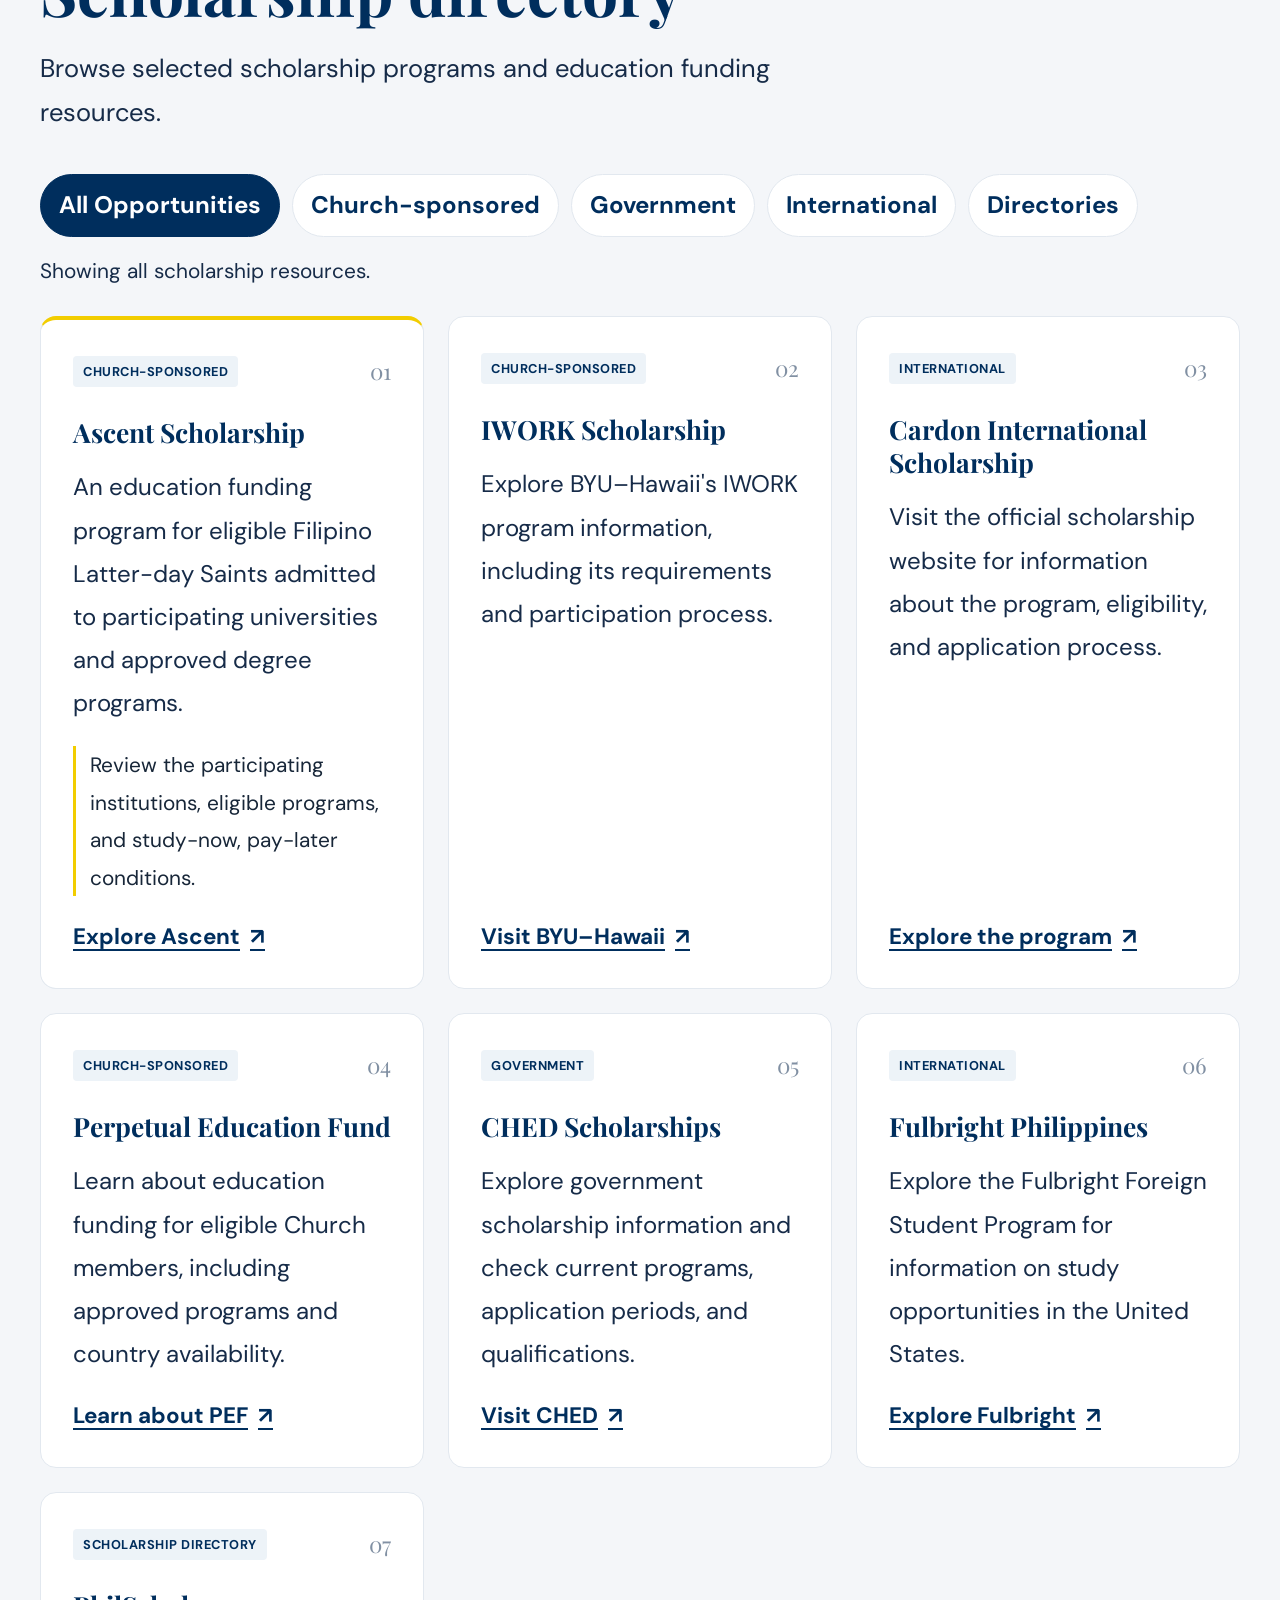
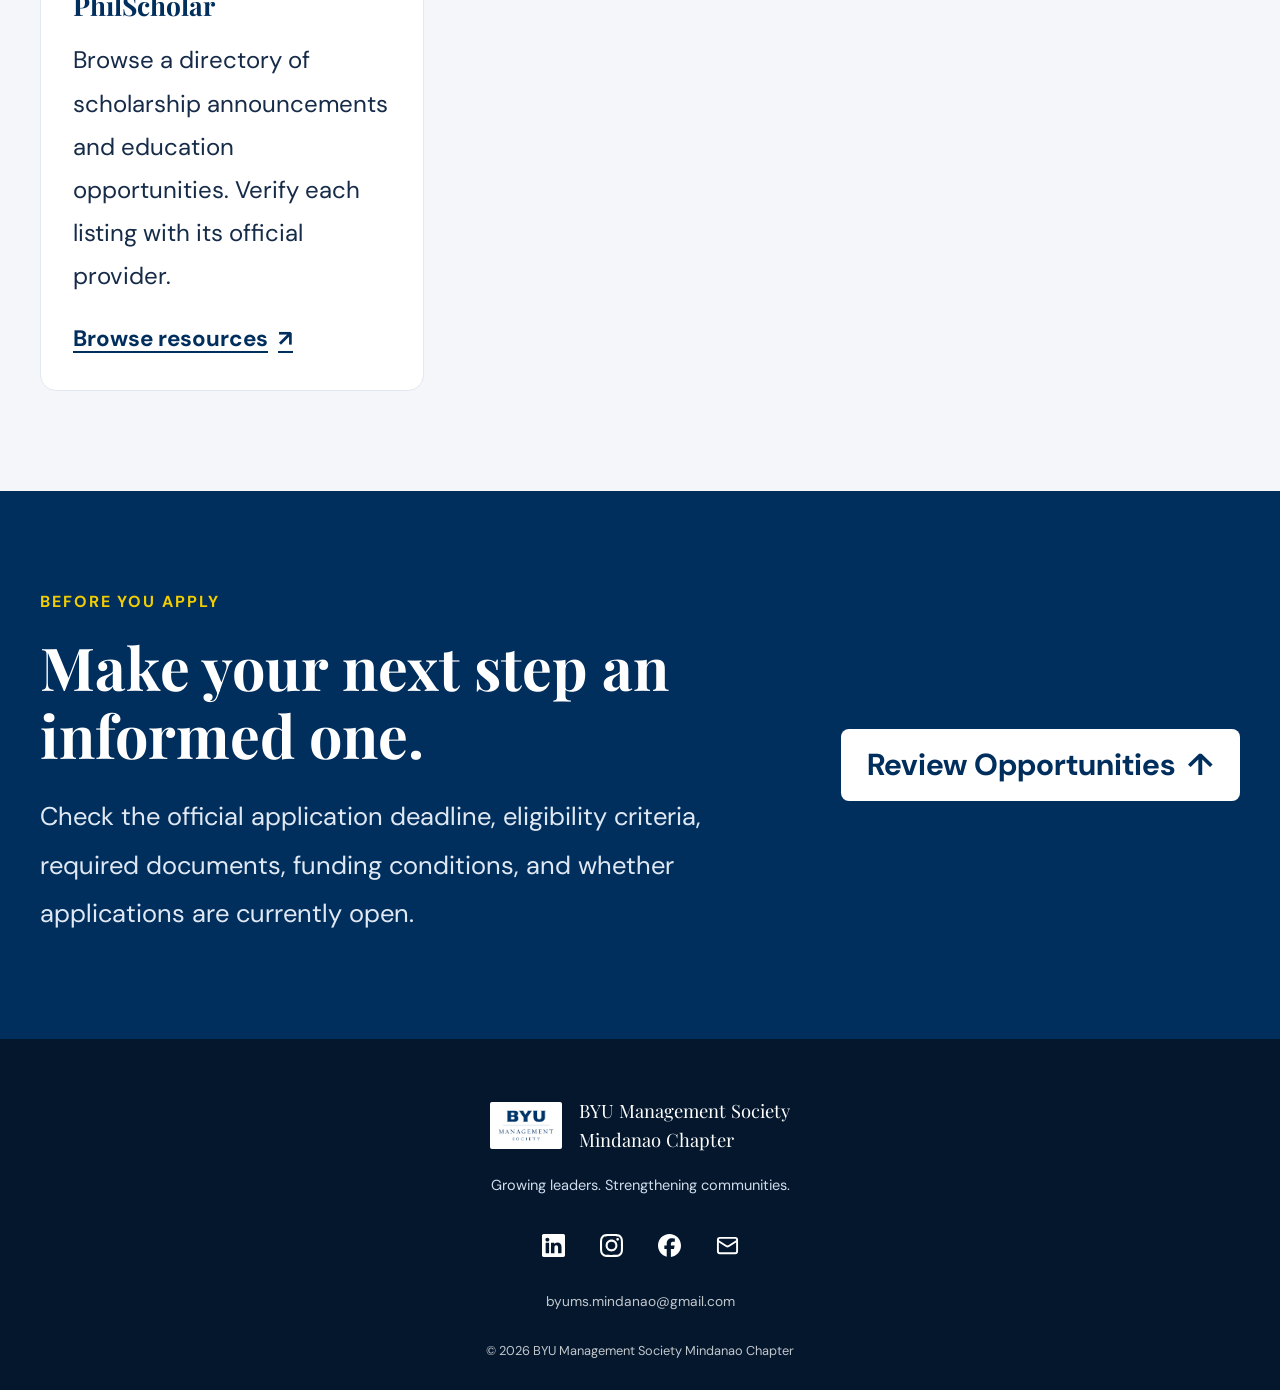
<file: scholarships.html>
<!DOCTYPE html>
<html lang="en">
<head>
  <meta charset="UTF-8">
  <meta name="viewport" content="width=device-width, initial-scale=1.0">

  <meta
    name="description"
    content="Explore scholarship and education funding resources for students in the Philippines, with links to official providers."
  >

  <meta name="theme-color" content="#002E5D">

  <title>Scholarships | BYU Management Society Mindanao Chapter</title>

  <link rel="preconnect" href="https://fonts.googleapis.com">
  <link rel="preconnect" href="https://fonts.gstatic.com" crossorigin>

  <link
    href="https://fonts.googleapis.com/css2?family=DM+Sans:wght@400;500;600;700&family=Playfair+Display:wght@500;600;700;800&display=swap"
    rel="stylesheet"
  >

  <link rel="stylesheet" href="css/style.css">
  <link rel="stylesheet" href="css/scholarships.css">
  <script src="js/main.js" defer></script>
  <script src="js/scholarships.js" defer></script>
</head>

<body>

  <!-- SHARED SITE HEADER -->
  <header class="site-header">

    <!-- BRAND ROW -->
    <div class="nav-container">
      <div class="brand-row">

        <a class="brand" href="index.html" aria-label="Mindanao Chapter home">
          <img
            src="assets/management-society-blue-vertical.png"
            alt="BYU Management Society"
            width="132"
          >
        </a>

        <div class="chapter-identity" aria-label="Mindanao Chapter">
          <span class="chapter-name">MINDANAO</span>
          <span class="chapter-label">CHAPTER</span>
        </div>

        <a
          class="button button-primary join-button"
          href="https://byumsasiapacific.com/join/"
          target="_blank"
          rel="noopener noreferrer"
        >
          Join the Society
          <span class="button-arrow" aria-hidden="true">↗</span>
        </a>

      </div>
    </div>

    <!-- NAVIGATION ROW -->
    <div class="navigation-bar">
      <div class="container">
        <nav class="main-nav" aria-label="Main navigation">
          <a href="index.html">Home</a>
          <a href="about.html">About Us</a>
          <a href="scholarships.html" aria-current="page">Scholarships</a>
          <a href="resources.html">Career Resources</a>
        </nav>
      </div>
    </div>

  </header>

  <main id="main-content">

    <!-- SCHOLARSHIP HERO -->
    <section class="scholarship-hero">

      <div class="container scholarship-hero-content">
        <p class="eyebrow">EDUCATION &amp; OPPORTUNITY</p>

        <h1>
          Scholarship
          <span>Opportunities.</span>
        </h1>

        <p class="scholarship-hero-description">
          Explore education funding resources, discover programs that
          may fit your goals, and take the next step toward your future.
        </p>

        <a class="button button-primary" href="#scholarship-directory">
          Browse Opportunities
          <span class="button-arrow" aria-hidden="true">↓</span>
        </a>

        <p class="scholarship-hero-note">
          Start with the official provider to verify eligibility,
          application requirements, and current availability.
        </p>
      </div>

      <div class="scholarship-hero-visual" aria-hidden="true">
        <img
          src="assets/scholarships-hero.webp"
          alt=""
          fetchpriority="high"
        >
      </div>

    </section>

    <!-- INTRODUCTION -->
    <section class="scholarship-intro section">
      <div class="container scholarship-intro-layout">
        <div>
          <p class="eyebrow">YOUR NEXT STEP</p>
          <h2>Find support for your educational journey.</h2>
        </div>

        <p>
          Funding opportunities differ in their eligibility rules,
          coverage, and application process. Use this directory as a
          starting point, then review the official information before
          applying.
        </p>
      </div>
    </section>

    <!-- CATEGORY FILTERS AND DIRECTORY -->
    <section
      class="scholarship-directory section"
      id="scholarship-directory"
    >
      <div class="container">

        <div class="scholarship-directory-heading">
          <p class="eyebrow">EXPLORE YOUR OPTIONS</p>
          <h2 class="section-heading">Scholarship directory</h2>
          <p class="section-heading-description">
            Browse selected scholarship programs and education
            funding resources.
          </p>
        </div>

        <div
          class="scholarship-filters"
          role="group"
          aria-label="Filter scholarship resources"
        >
          <button
            class="scholarship-filter is-active"
            type="button"
            data-filter="all"
            aria-pressed="true"
          >
            All Opportunities
          </button>

          <button
            class="scholarship-filter"
            type="button"
            data-filter="church"
            aria-pressed="false"
          >
            Church-sponsored
          </button>

          <button
            class="scholarship-filter"
            type="button"
            data-filter="government"
            aria-pressed="false"
          >
            Government
          </button>

          <button
            class="scholarship-filter"
            type="button"
            data-filter="international"
            aria-pressed="false"
          >
            International
          </button>

          <button
            class="scholarship-filter"
            type="button"
            data-filter="directory"
            aria-pressed="false"
          >
            Directories
          </button>
        </div>

        <p
          class="scholarship-results-status"
          id="scholarship-results-status"
          aria-live="polite"
        >
          Showing all scholarship resources.
        </p>

        <div class="scholarship-grid">

          <!-- ASCENT -->
          <article
            class="scholarship-card scholarship-card-featured"
            data-category="church"
          >
            <div class="scholarship-card-top">
              <span class="scholarship-category">Church-sponsored</span>
              <span class="scholarship-card-number">01</span>
            </div>

            <h3>Ascent Scholarship</h3>

            <p>
              An education funding program for eligible Filipino
              Latter-day Saints admitted to participating universities
              and approved degree programs.
            </p>

            <p class="scholarship-card-note">
              Review the participating institutions, eligible programs,
              and study-now, pay-later conditions.
            </p>

            <a
              class="text-link"
              href="https://news-ph.churchofjesuschrist.org/article/ascent-scholarship-expands-access-through-five-universities-and-dozens-of-programs"
              target="_blank"
              rel="noopener noreferrer"
            >
              Explore Ascent
              <span aria-hidden="true">↗</span>
            </a>
          </article>

          <!-- IWORK -->
          <article class="scholarship-card" data-category="church">
            <div class="scholarship-card-top">
              <span class="scholarship-category">Church-sponsored</span>
              <span class="scholarship-card-number">02</span>
            </div>

            <h3>IWORK Scholarship</h3>

            <p>
              Explore BYU–Hawaii's IWORK program information,
              including its requirements and participation process.
            </p>

            <a
              class="text-link"
              href="https://financialaid.byuh.edu/IWORK"
              target="_blank"
              rel="noopener noreferrer"
            >
              Visit BYU–Hawaii
              <span aria-hidden="true">↗</span>
            </a>
          </article>

          <!-- CARDON -->
          <article class="scholarship-card" data-category="international">
            <div class="scholarship-card-top">
              <span class="scholarship-category">International</span>
              <span class="scholarship-card-number">03</span>
            </div>

            <h3>Cardon International Scholarship</h3>

            <p>
              Visit the official scholarship website for information
              about the program, eligibility, and application process.
            </p>

            <a
              class="text-link"
              href="https://marriott.byu.edu/cis/"
              target="_blank"
              rel="noopener noreferrer"
            >
              Explore the program
              <span aria-hidden="true">↗</span>
            </a>
          </article>

          <!-- PEF -->
          <article class="scholarship-card" data-category="church">
            <div class="scholarship-card-top">
              <span class="scholarship-category">Church-sponsored</span>
              <span class="scholarship-card-number">04</span>
            </div>

            <h3>Perpetual Education Fund</h3>

            <p>
              Learn about education funding for eligible Church members,
              including approved programs and country availability.
            </p>

            <a
              class="text-link"
              href="https://www.churchofjesuschrist.org/life/education/perpetual-education-fund?lang=eng"
              target="_blank"
              rel="noopener noreferrer"
            >
              Learn about PEF
              <span aria-hidden="true">↗</span>
            </a>
          </article>

          <!-- CHED -->
          <article class="scholarship-card" data-category="government">
            <div class="scholarship-card-top">
              <span class="scholarship-category">Government</span>
              <span class="scholarship-card-number">05</span>
            </div>

            <h3>CHED Scholarships</h3>

            <p>
              Explore government scholarship information and check
              current programs, application periods, and qualifications.
            </p>

            <a
              class="text-link"
              href="https://ched.gov.ph/"
              target="_blank"
              rel="noopener noreferrer"
            >
              Visit CHED
              <span aria-hidden="true">↗</span>
            </a>
          </article>

          <!-- FULBRIGHT -->
          <article class="scholarship-card" data-category="international">
            <div class="scholarship-card-top">
              <span class="scholarship-category">International</span>
              <span class="scholarship-card-number">06</span>
            </div>

            <h3>Fulbright Philippines</h3>

            <p>
              Explore the Fulbright Foreign Student Program for
              information on study opportunities in the United States.
            </p>

            <a
              class="text-link"
              href="https://www.fulbright.org.ph/index.php/fulbright-foreign-student-program"
              target="_blank"
              rel="noopener noreferrer"
            >
              Explore Fulbright
              <span aria-hidden="true">↗</span>
            </a>
          </article>

          <!-- PHILSCHOLAR -->
          <article class="scholarship-card" data-category="directory">
            <div class="scholarship-card-top">
              <span class="scholarship-category">Scholarship directory</span>
              <span class="scholarship-card-number">07</span>
            </div>

            <h3>PhilScholar</h3>

            <p>
              Browse a directory of scholarship announcements and
              education opportunities. Verify each listing with its
              official provider.
            </p>

            <a
              class="text-link"
              href="https://linktr.ee/philscholar.com"
              target="_blank"
              rel="noopener noreferrer"
            >
              Browse resources
              <span aria-hidden="true">↗</span>
            </a>
          </article>

        </div>
      </div>
    </section>

    <!-- APPLICATION REMINDER -->
    <section class="scholarship-reminder section">
      <div class="container scholarship-reminder-layout">
        <div>
          <p class="eyebrow">BEFORE YOU APPLY</p>
          <h2>Make your next step an informed one.</h2>
          <p>
            Check the official application deadline, eligibility
            criteria, required documents, funding conditions, and
            whether applications are currently open.
          </p>
        </div>

        <a class="button button-light" href="#scholarship-directory">
          Review Opportunities
          <span class="button-arrow" aria-hidden="true">↑</span>
        </a>
      </div>
    </section>

  </main>

  <!-- SHARED SITE FOOTER -->
  <footer class="site-footer">
    <div class="container footer-content">
      <a class="footer-brand" href="index.html">
        <img
          src="assets/management-society-blue-vertical.png"
          alt=""
          width="100"
          loading="lazy"
        >
        <span>BYU Management Society<br>Mindanao Chapter</span>
      </a>

      <p class="footer-message">
        Growing leaders. Strengthening communities.
      </p>

      <div class="social-links" aria-label="Social media and contact">
        <a
          href="https://www.linkedin.com/company/mindanao-chapter-byu-management-society/"
          target="_blank"
          rel="noopener noreferrer"
          aria-label="LinkedIn"
          title="LinkedIn"
        >
          <img src="assets/icons/linkedin.svg" alt="" width="24" height="24">
        </a>

        <a
          href="https://www.instagram.com/byums.mindanao/"
          target="_blank"
          rel="noopener noreferrer"
          aria-label="Instagram"
          title="Instagram"
        >
          <img src="assets/icons/instagram.svg" alt="" width="24" height="24">
        </a>

        <a
          href="https://www.facebook.com/profile.php?id=61593278332912"
          target="_blank"
          rel="noopener noreferrer"
          aria-label="Facebook"
          title="Facebook"
        >
          <img src="assets/icons/facebook.svg" alt="" width="24" height="24">
        </a>

        <a
          href="mailto:byums.mindanao@gmail.com"
          aria-label="Email the Mindanao Chapter"
          title="Email"
        >
          <img src="assets/icons/mail.svg" alt="" width="24" height="24">
        </a>
      </div>

      <p class="footer-email">
        <a href="mailto:byums.mindanao@gmail.com">
          byums.mindanao@gmail.com
        </a>
      </p>

      <p class="copyright">
        © <span id="current-year"></span>
        BYU Management Society Mindanao Chapter
      </p>
    </div>
  </footer>

</body>
</html>
</file>
<file: css/style.css>
/* 
   1. DESIGN FOUNDATION
*/

@import url('https://fonts.googleapis.com/css2?family=DM+Sans:wght@400;500;600;700&family=Playfair+Display:wght@500;600;700;800&display=swap');

:root {
    /* Brand colors */
    --color-navy: #002E5D;
    --color-deep-navy: #061A32;
    --color-light-navy: #123D68;
    --color-gold: #F2CD00;
    --color-light-accent-blue: #5B7F95;

    /* Text colors */
    --color-text: #172638;
    --color-muted: #162b48;
    --color-slate: #425A76;
    --color-white: #FFFFFF;

    /* Backgrounds and borders */
    --color-background: #FFFFFF;
    --color-light-background: #F4F6F9;
    --color-pale-blue: #EDF3F8;
    --color-border: #E2E8EF;

    /* Typography */
    --font-body: 'DM Sans', sans-serif;
    --font-heading: 'Playfair Display', serif;

    /* Layout */
    --container-width: 1200px;
    --page-gutter: 32px;

    /* Shape and motion */
    --radius-small: 8px;
    --radius-medium: 16px;
    --transition: 220ms ease;
}


/* 
   2. GLOBAL RESET
    */

*,
*::before,
*::after {
    box-sizing: border-box;
}

html {
    scroll-behavior: smooth;
}

body {
    margin: 0;
    background: var(--color-background);
    color: var(--color-text);
    font-family: var(--font-body);
    font-size: 18px;
    line-height: 1.7;
    -webkit-font-smoothing: antialiased;
}

img {
    display: block;
    max-width: 100%;
    height: auto;
}

a {
    color: inherit;
    text-decoration: none;
}

button,
input,
textarea,
select {
    font: inherit;
}

button,
a {
    -webkit-tap-highlight-color: transparent;
}

h1,
h2,
h3,
h4,
h5,
h6 {
    margin-top: 0;
    color: var(--color-navy);
    font-family: var(--font-heading);
    font-weight: 700;
    line-height: 1.15;
}

p {
    margin-top: 0;
}

::selection {
    background: var(--color-gold);
    color: var(--color-deep-navy);
}


/* 
   3. SHARED LAYOUT
 */

.container {
    width: min(
        var(--container-width),
        calc(100% - var(--page-gutter) * 2)
    );
    margin-inline: auto;
}

.section {
    padding-block: 100px;
}

.eyebrow,
.section-number,
.section-label,
.section-kicker,
.card-kicker,
.marker-label {
    font-family: var(--font-body);
    font-size: 15px;
    font-weight: 700;
    line-height: 1.4;
    letter-spacing: 0.12em;
    text-transform: uppercase;
}

.section-heading {
    margin-bottom: 24px;
    font-size: clamp(3rem, 5vw, 4rem);
}

.section-heading-description {
    max-width: 760px;
    color: var(--color-muted);
    font-size: 21px;
    line-height: 1.7;
}


/* 
   4. SHARED BUTTONS AND LINKS
*/

.button {
    display: inline-flex;
    align-items: center;
    justify-content: center;
    gap: 12px;
    min-height: 54px;
    padding: 14px 24px;
    border: 2px solid transparent;
    border-radius: var(--radius-small);
    font-size: 18px;
    font-weight: 700;
    line-height: 1.3;
    text-align: center;
    cursor: pointer;
    transition:
        background-color var(--transition),
        color var(--transition),
        border-color var(--transition),
        transform var(--transition);
}

.button:hover {
    transform: translateY(-2px);
}

.button:focus-visible,
a:focus-visible,
button:focus-visible {
    outline: 3px solid var(--color-gold);
    outline-offset: 4px;
}

.button-primary {
    background: var(--color-navy);
    color: var(--color-white);
}

.button-primary:hover {
    background: var(--color-light-navy);
}

.button-light {
    background: var(--color-white);
    color: var(--color-navy);
}

.button-light:hover {
    background: var(--color-pale-blue);
}

.button-arrow {
    display: inline-block;
    transition: transform var(--transition);
}

.button:hover .button-arrow {
    transform: translateX(4px);
}

.text-link,
.hero-text-link {
    display: inline-flex;
    align-items: center;
    gap: 8px;
    font-size: 18px;
    font-weight: 700;
    text-underline-offset: 5px;
    text-decoration-thickness: 2px;
}

.text-link {
    color: var(--color-navy);
    text-decoration: underline;
}

.text-link:hover {
    color: var(--color-light-navy);
}

/* 
   5. SITE HEADER & NAVIGATION
 */

.site-header {
  position: sticky;
  top: 0;
  z-index: 100;
  background: #FFFF;
  box-shadow: 0 3px 22px rgba(6, 26, 50, 0.055);
}

.nav-container {
    width: 100%;
    max-width: none;
    margin: 0;
    padding-left: 16px;
    padding-right: 40px;

    display: flex;
    align-items: center;
}

/* Brand logo — desktop size intentionally large */
.brand {
    display: flex;
    flex: 0 1 auto;
    align-items: center;
    min-width: 0;
}

.brand img {
    width: 200px;
    max-width: 100%;
    height: auto;
    object-fit: contain;
    object-position: center;
}

/* Main navigation */
.main-nav {
    display: flex;
    align-items: center;
    justify-content: center;
    gap: clamp(40px, 6vw, 80px);
}



.main-nav a {
    position: relative;
    display: inline-flex;
    align-items: center;
    padding-block: 10px;
    color: var(--color-white);
    font-family: var(--font-body);
    font-size: 27px;
    font-weight: 700;
    line-height: 1.4;
    white-space: nowrap;
    transition: color var(--transition);
}

/* Gold animated underline bars — KEEP THESE */
.main-nav a::after {
    position: absolute;
    right: 0;
    bottom: 2px;
    left: 0;
    height: 3px;
    background: var(--color-gold);
    content: "";
    transform: scaleX(0);
    transform-origin: left;
    transition: transform var(--transition);
}

.main-nav a:hover,
.main-nav a:focus-visible,
.main-nav a[aria-current="page"] {
    color: var(--color-white);
}

.main-nav a:hover::after,
.main-nav a:focus-visible::after,
.main-nav a[aria-current="page"]::after {
    transform: scaleX(1);
}

/* Join button in the navigation */
.join-button {
    display: inline-flex;
    flex: 0 0 auto;
    align-items: center;
    justify-content: center;
    min-height: 48px;
    padding: 12px 20px;
    border: 2px solid var(--color-navy);
    border-radius: var(--radius-small);
    background: var(--color-navy);
    color: var(--color-white);
    font-family: var(--font-body);
    font-size: 24px;
    font-weight: 700;
    line-height: 1.3;
    text-align: center;
    white-space: nowrap;
    transition:
        background-color var(--transition),
        color var(--transition),
        border-color var(--transition),
        transform var(--transition);
}

.join-button:hover {
    transform: translateY(-2px);
    border-color: var(--color-gold);
    background: var(--color-gold);
    color: var(--color-deep-navy);
}

.brand-row {
    display: flex;
    align-items: center;
    width: 100%;
}

.chapter-identity {
    display: flex;
    flex-direction: column;
}

.join-button {
    margin-left: auto;
}

.navigation-bar {
    background: var(--color-light-navy);
}

.chapter-identity {
    display: flex;
    flex-direction: column;
    border-left: 1px solid var(--color-navy);
    padding-left: 24px;
    margin-left: 24px;
    height: 100%;
}

.chapter-name {
    font-size: 30px;
    font-weight: 700;
    color: var(--color-navy);
}

.chapter-label {
    font-size: 30px;
    font-weight: 600;
    color: var(--color-navy);
}
/* 
   6. HERO SECTION
 */



/* HERO */

.hero {
    position: relative;
    isolation: isolate;
    overflow: hidden;
    background:
        radial-gradient(
            ellipse at 77% 43%,
            rgba(34, 76, 118, 0.35),
            transparent 54%
        ),
        linear-gradient(
            112deg,
            var(--color-deep-navy) 0%,
            var(--color-navy) 65%,
            #0A2C50 100%
        );
    color: var(--color-white);
}

.hero-layout {
    display: flex;
    align-items: center;
    min-height: 670px;
    padding-block: 70px;
}

.hero-content {
    position: relative;
    z-index: 2;
    width: 65%;
    min-width: 0;
    padding-block: 18px;
    animation: hero-enter 0.75s ease both;
}

.hero .eyebrow {
    margin-bottom: 27px;
    color: var(--color-gold);
}

.hero h1 {
    display: flex;
    flex-direction: column;
    align-items: flex-start;
    margin: 0;
    color: var(--color-white);
    font-family: var(--font-heading);
    font-size: clamp(4.5rem, 8.1vw, 7.5rem);
    font-weight: 500;
    line-height: 0.99;
    letter-spacing: -0.065em;
    overflow-wrap: break-word;
}

.hero h1 span {
    display: block;
}



.hero-tagline {
    max-width: 580px;
    margin: 28px 0 0;
    color: var(--color-white);
    font-size: clamp(1.25rem, 2vw, 1.7rem);
    font-weight: 600;
    line-height: 1.45;
}

.hero-tagline {
  color: var(--color-white);
}

.hero-tagline span {
  color: var(--color-gold);
}


.hero-description {
    max-width: 580px;
    margin: 23px 0 31px;
    color: #E0E9F3;
    font-size: 1.6rem;
    line-height: 1.8;
}

.hero-actions {
    display: flex;
    flex-wrap: wrap;
    align-items: center;
    gap: 24px;
    margin-top: 0;
}

.hero .button-light {
    font-size: 1.35rem;
    padding: 17px 28px;
}

.hero .button-primary {
    background: var(--color-gold);
    color: var(--color-deep-navy);
}

.hero .button-primary:hover {
    border-color: var(--color-white);
    background: var(--color-white);
    color: var(--color-deep-navy);
}

.hero .button-light {
    transition:
        background-color 220ms ease,
        color 220ms ease,
        border-color 220ms ease,
        box-shadow 220ms ease;
}

.hero .button-light:hover {
    background-color: var(--color-deep-navy);
    border-color: var(--color-gold);
    color: var(--color-gold);
    box-shadow: 0 0 18px rgba(212, 175, 55, 0.3);
}

.hero-text-link {
    display: inline-flex;
    align-items: center;
    gap: 9px;
    min-height: 48px;
    color: var(--color-white);
    font-size: 1.35rem;
    font-weight: 600;
    transition: color 0.2s ease;
}

.hero-text-link span {
    transition: transform 220ms ease;
}

.hero-text-link:hover {
    color: var(--color-gold);
}

.hero-text-link:hover span {
    transform: translateX(4px);
}
/* Mount Apo artwork */

/* HERO IMAGE */

.hero-visual {
    position: absolute;
    inset-block: 0;
    right: 0;
    z-index: 1;
    width: 61%;
    margin: 0;
    overflow: hidden;
    pointer-events: none;
}

.hero-visual img {
    display: block;
    width: 100%;
    height: 100%;
    object-fit: cover;
    object-position: center 45%;
    -webkit-mask-image: linear-gradient(
        to right,
        transparent 0%,
        rgba(0, 0, 0, 0.12) 10%,
        rgba(0, 0, 0, 0.65) 27%,
        #000000 45%
    );
    mask-image: linear-gradient(
        to right,
        transparent 0%,
        rgba(0, 0, 0, 0.12) 10%,
        rgba(0, 0, 0, 0.65) 27%,
        #000000 45%
    );
    -webkit-mask-size: 100% 100%;
    mask-size: 100% 100%;
}
/* Location label, when kept inside the hero */

.hero-location {
    position: absolute;
    right: 32px;
    bottom: 28px;
    z-index: 5;
    display: flex;
    align-items: center;
    gap: 12px;
    color: #FFFFFF;
    font-size: 0.72rem;
    font-weight: 600;
    letter-spacing: 0.12em;
    text-transform: uppercase;
    opacity: 1;
    visibility: visible;
}

.location-line {
    display: inline-block;
    flex-shrink: 0;
    width: 35px;
    height: 2px;
    background: var(--color-gold);
}


/* 
   7. INTRODUCTION SECTION
 */

.intro {
    background: var(--color-white);
}

.intro-layout {
    display: grid;
    grid-template-columns: minmax(0, 1fr) minmax(0, 1.1fr);
    align-items: center;
    gap: 72px;
}

.intro-copy {
    min-width: 0;
}

.intro .eyebrow,
.intro .section-label {
    margin-bottom: 20px;
    color: var(--color-slate);
}

.intro h2 {
    margin-bottom: 28px;
    color: var(--color-navy);
    font-size: clamp(3rem, 5vw, 4rem);
}

.intro-copy p {
    margin-bottom: 24px;
    color: var(--color-text);
    font-size: 26px;
    line-height: 1.75;
}

.intro-copy .text-link:hover {
    color: var(--color-gold);
}

.intro-copy p:last-child {
    margin-bottom: 0;
}

.intro-photo {
    min-width: 0;
}

.intro-photo img {
    width: 100%;
    height: auto;
    border-radius: var(--radius-medium);
    object-fit: cover;
}

.intro-photo figcaption {
    margin-top: 14px;
    color: #374151;
    font-size: 20px;
    line-height: 1.6;
}



/* 
   8. FEATURED SECTION & CARDS
*/

.featured {
    background: var(--color-light-background);
}

.section-heading {
    margin-bottom: 36px;
}

.featured .section-heading-description {
    margin-bottom: 52px;
    font-size: 28px;
    line-height: 1.6;
}


.feature-grid {
    display: grid;
    grid-template-columns: repeat(3, minmax(0, 1fr));
    gap: 32px;
}

.feature-card {
    display: flex;
    flex-direction: column;
    align-items: flex-start;
    min-width: 0;
    padding: 42px;
    border: 1px solid var(--color-border);
    border-radius: var(--radius-medium);
    background: var(--color-white);
    transition:
        transform var(--transition),
        box-shadow var(--transition),
        border-color var(--transition);
}

.card-icon {
    display: grid;
    width: 68px;
    height: 68px;
    margin-bottom: 30px;
    place-items: center;
    border-radius: var(--radius-small);
    background: var(--color-pale-blue);
    color: var(--color-navy);
}


.feature-card:hover {
    transform: translateY(-5px);
    border-color: var(--color-gold);
    box-shadow: 0 16px 36px rgb(6 26 50 / 9%);
}


.card-kicker {
    margin-bottom: 14px;
    color: var(--color-navy);
}

.feature-card h3 {
    margin-bottom: 18px;
    color: var(--color-navy);
    font-size: 32px;
    line-height: 1.2;
}

.feature-card p {
    margin-bottom: 24px;
    color: var(--color-text);
    font-size: 24px;
    line-height: 1.75;
}

.feature-card .text-link {
    margin-top: auto;
    font-size: 24px;
    font-weight: 600;
    gap: 10px;
}


.feature-card .text-link {
    margin-top: auto;
    transition:
        color 220ms ease,
        text-shadow 220ms ease;
}

.feature-card .text-link:hover {
    color: var(--color-gold);
    text-shadow: 0 0 10px rgb(242 205 0 / 45%);
}

/*
   9. SPOTLIGHT SECTION
 */

.spotlight {
    overflow: hidden;
    background: var(--color-deep-navy);
    color: var(--color-white);
}

/* Editorial heading */
.spotlight-heading {
    display: flex;
    align-items: flex-start;
    justify-content: space-between;
    gap: 32px;
    margin-bottom: 52px;
}

.spotlight-heading .spotlight-marker {
    margin: 28px 0 0;
    color: var(--color-gold);
}

.marker-label {
    display: inline-block;
    font-size: clamp(2rem, 4vw, 3.5rem);
    font-weight: 700;
    letter-spacing: 0.04em;
    line-height: 1;
    text-transform: uppercase;
}


.spotlight-heading > .eyebrow {
    display: flex;
    align-items: center;
    justify-content: flex-start;
    gap: 12px;
    margin-right: 0;
    text-align: left;
    color: var(--color-white);
    font-size: clamp(3rem, 5vw, 4.5rem);
    font-weight: 700;
    letter-spacing: 0.04em;
    line-height: 1.2;
}

.spotlight-heading > .eyebrow::before {
    content: "";
    display: inline-block;
    flex: 0 0 42px;
    height: 3px;
    background: var(--color-gold);
}


.spotlight-heading .spotlight-marker {
    transform: translateY(130px);
}

/* Main two-column composition */
.spotlight-layout {
    display: grid;
    grid-template-columns: minmax(0, 0.9fr) minmax(0, 1fr);
    align-items: center;
    width: 100%;
    margin-inline: auto;
    gap: 72px;
}

.spotlight-image {
    min-width: 0;
}

.spotlight-image img {
    display: block;
    width: 100%;
    height: auto;
    border-radius: var(--radius-medium);
    object-fit: cover;
}

/* Scholarship copy */
.spotlight-copy {
    min-width: 0;
}

.spotlight h2 {
    margin-bottom: 24px;
    color: var(--color-white);
    font-size: clamp(3rem, 5vw, 4rem);
    line-height: 1.12;
}

.spotlight h2 span {
    color: var(--color-gold);
}

.spotlight-copy p {
    margin-bottom: 28px;
    color: var(--color-white);
    font-size: 1.375rem;
    line-height: 1.8;
}

/* Refined CTA using the existing button styles */
.spotlight-copy .button {
    margin-top: 4px;
    transition:
        transform 220ms ease,
        box-shadow 220ms ease;
}

.spotlight-copy .button:hover {
    transform: translateY(-2px);
}

/* Responsive adjustments */
@media (max-width: 900px) {
    .spotlight-layout {
        gap: 40px;
    }

    .spotlight-heading {
        margin-bottom: 40px;
    }

    .spotlight-copy p {
        font-size: 1rem;
        line-height: 1.75;
    }
}

@media (max-width: 640px) {
    .spotlight-heading {
        gap: 20px;
        margin-bottom: 32px;
    }

    .spotlight-heading .spotlight-marker {
        margin-top: 12px;
    }

    .marker-label {
        font-size: clamp(1.25rem, 5vw, 2rem);
        letter-spacing: 0.02em;
    }

    .spotlight-heading > .eyebrow {
        max-width: 55%;
        font-size: clamp(1.25rem, 5vw, 1.8rem);
    }

    .spotlight-layout {
        grid-template-columns: minmax(0, 1fr);
        gap: 32px;
    }

    .spotlight h2 {
        margin-bottom: 20px;
        font-size: clamp(2.25rem, 9vw, 3rem);
    }

    .spotlight-copy p {
        margin-bottom: 24px;
    }
}

@media (prefers-reduced-motion: reduce) {
    .spotlight-copy .button {
        transition: none;
    }

    .spotlight-copy .button:hover {
        transform: none;
    }
}
.spotlight-copy .button-primary:hover {
    background-color: var(--color-gold);
    color: var(--color-deep-navy);
}


/* EDUCATION SECTION */
.education-section {
    overflow: hidden;
    background: var(--color-deep-navy);
    color: var(--color-white);
}

.education-layout {
    display: grid;
    grid-template-columns: 50px minmax(0, 1.15fr) minmax(0, 0.9fr);
    align-items: center;
    gap: 48px;
}
.education-section {
    padding-block: 120px;
}

.education-image img {
    display: block;
    width: 100%;
    height: 520px;
    object-fit: cover;
    border-radius: var(--radius-medium);
}

.education-marker {
    display: flex;
    flex-direction: column;
    align-items: center;
    margin-left: -50px;
    color: var(--color-gold);
    font-size: clamp(2rem, 3.5vw, 3.5rem);
    font-weight: 800;
    line-height: 0.95;
    text-shadow: 0 4px 18px rgba(242, 205, 0, 0.18);
    opacity: 0.82;
    gap: 16px;
}

.education-image,
.education-copy {
    min-width: 0;
}

.education-image img {
    display: block;
    width: 100%;
    height: auto;
    border-radius: var(--radius-medium);
    object-fit: cover;
}

.education-copy .eyebrow {
    color: var(--color-gold);
}

.education-copy h2 {
    margin-bottom: 24px;
    color: var(--color-white);
    font-size: clamp(3rem, 5vw, 4.5rem);
    line-height: 1.12;
}

.education-copy h2 span {
    color: var(--color-gold);
}

.education-copy p {
    margin-bottom: 28px;
    color: var(--color-white);
    font-size: 1.25rem;
    line-height: 1.8;
}

.education-copy .button-primary:hover {
    background-color: var(--color-gold);
    color: var(--color-deep-navy);
    border-color: var(--color-gold);
}

/* 
   10. CAREER SPOTLIGHT SECTION
*/

.career-spotlight {
    background: var(--color-pale-blue);
}

.career-layout {
    display: grid;
    grid-template-columns: 50px minmax(0, 1.15fr) minmax(0, 0.9fr);
    align-items: center;
    gap: 64px;
}
.career-image {
    min-width: 0;
}

.career-image img {
    width: 100%;
    height: auto;
    border-radius: var(--radius-medium);
    object-fit: cover;
}

.career-copy {
    min-width: 0;
}

.career-copy .eyebrow,
.career-copy .section-kicker {
    margin-left: 0;
    color: var(--color-slate);
}
.career-copy .eyebrow {
    display: flex;
    align-items: center;
    gap: 14px;
}

.career-copy .eyebrow::before {
    content: "";
    display: inline-block;
    flex: 0 0 42px;
    height: 3px;
    background: var(--color-gold);
}

.career-copy h2 {
    margin-bottom: 28px;
    color: var(--color-navy);
    font-size: clamp(3rem, 5vw, 4.5rem);
}

.career-copy p {
    margin-bottom: 24px;
    color: var(--color-text);
    font-size:  1.375rem;
    line-height: 1.8;
}

/* Career Spotlight — Forage link */
.career-copy .text-link {
    margin-top: 12px;
    font-size: 1.5rem;
    font-weight: 700;
    color: var(--color-navy);
    text-decoration: underline;
    text-underline-offset: 6px;
    transition: color 220ms ease, text-shadow 220ms ease;
}

.career-copy .text-link:hover {
    color: var(--color-gold);
    text-shadow: 0 0 10px rgb(242 205 0 / 55%);
}

.career-copy .text-link span {
    display: inline-block;
    transition: transform 220ms ease;
}

.career-copy .text-link:hover span {
    transform: translateX(5px);
}

.career-marker {
    display: flex;
    flex-direction: column;
    align-items: center;
    margin-left: -50px;
    gap: 12px;
    color: #477889;
    font-size: clamp(2rem, 3.5vw, 3.5rem);
    font-weight: 800;
    line-height: 0.95;
    text-shadow: 0 4px 18px rgba(71, 120, 137, 0.18);
    opacity: 0.82;
}
/* 
   11. JOIN SECTION
 */

.join-section {
    background: var(--color-navy);
    color: var(--color-white);
}

.join-section {
    padding-block: 120px;
}

.join-layout {
    display: grid;
    grid-template-columns: minmax(0, 1fr) auto;
    align-items: center;
    gap: 48px;
}

.join-copy {
    min-width: 0;
}

.join-copy .eyebrow,
.join-copy .section-kicker {
    margin-bottom: 20px;
    color: var(--color-gold);
    font-size: 1.5rem;
}

.join-copy h2 {
    margin-bottom: 24px;
    color: var(--color-white);
    font-size: clamp(3.7rem, 4.5vw, 4rem);
}

.join-copy p {
    max-width: 760px;
    margin-bottom: 24px;
    color: #E0E9F3;
    font-size: 1.75rem;
    line-height: 1.9;
}

.join-cta {
    display: flex;
    flex-wrap: wrap;
    align-items: center;
    gap: 16px;
}

.join-section .join-button {
    font-size: 1.9rem;
    background: var(--color-white);
    border-color: var(--color-white);
    color: var(--color-deep-navy);
    transition: background-color 0.3s ease, color 0.3s ease, border-color 0.3s ease;
}

.join-section .join-button:hover {
    background: var(--color-gold);
    border-color: var(--color-gold);
    color: var(--color-deep-navy);
}
/* 
   12. SITE FOOTER
*/

/* FOOTER */

.site-footer {
  padding: 58px 0 28px;
  background: #04172D;
  color: var(--color-white);
  text-align: center;
}

.footer-content {
  display: flex;
  flex-direction: column;
  align-items: center;
  gap: 20px;
}

.footer-brand {
  display: inline-flex;
  align-items: center;
  justify-content: center;
  gap: 17px;
  text-align: left;
}

.footer-brand img {
  width: 72px;
  height: auto;
  padding: 5px;
  background: var(--color-white);
  border-radius: 2px;
}

.footer-brand span {
  font-family: var(--font-heading);
  font-size: 1.15rem;
  line-height: 1.55;
}

.footer-message {
  margin: 0;
  color: #D1DDEC;
  font-size: 0.91rem;
}

.social-links {
  display: flex;
  align-items: center;
  justify-content: center;
  gap: 12px;
  margin-top: 4px;
}

.social-links a {
  display: inline-flex;
  align-items: center;
  justify-content: center;
  width: 46px;
  height: 46px;
  border-radius: 50%;
  transition:
    background-color 0.2s ease,
    transform 0.2s ease;
}

.social-links a:hover {
  background: rgba(255, 255, 255, 0.12);
  transform: translateY(-3px);
}

.social-links img {
  width: 23px;
  height: 23px;
  object-fit: contain;
  filter: brightness(0) invert(1);
}

.footer-email,
.copyright,
.footer-disclaimer {
  margin: 0;
  color: rgba(255, 255, 255, 0.76);
  font-size: 0.86rem;
  line-height: 1.75;
}

.footer-email a {
  overflow-wrap: anywhere;
  transition: color 0.2s ease;
}

.footer-email a:hover {
  color: var(--color-gold);
}

.copyright {
  margin-top: 7px;
  font-size: 0.8rem;
}




/* 
   13. RESPONSIVE DESIGN
*/


/* ---------- LARGE TABLETS & SMALL LAPTOPS ---------- */

@media (max-width: 1100px) {

    :root {
        --page-gutter: 28px;
    }

    /* HEADER */

    .brand-row {
        gap: 20px;
    }

    .brand {
        flex: 0 1 auto;
    }

    .brand img {
        width: 115px;
    }

    .main-nav {
        gap: 18px;
    }

    .main-nav a {
        font-size: 16px;
    }

    .join-button {
        padding: 11px 16px;
        font-size: 15px;
        white-space: nowrap;
    }

    /* GENERAL LAYOUT */

    .hero-layout,
    .intro-layout,
    .spotlight-layout,
    .education-layout,
    .career-layout {
        gap: 44px;
    }

    .hero h1 {
        font-size: clamp(4.5rem, 8vw, 7rem);
    }

    .intro-copy p {
        font-size: 21px;
    }

    .feature-grid {
        gap: 20px;
    }

    .feature-card {
        padding: 28px;
    }

    .feature-card h3 {
        font-size: 28px;
    }

    .join-copy h2 {
        font-size: clamp(3rem, 5vw, 4rem);
    }

    .join-cta .button {
        font-size: 22px;
    }
}


/* ---------- TABLETS ---------- */

@media (max-width: 820px) {

    :root {
        --page-gutter: 24px;
    }

    /* HEADER */

    .nav-container {
        padding-block: 20px;
    }

    .brand-row {
        display: grid;
        grid-template-columns: auto minmax(0, 1fr);
        align-items: center;
        gap: 16px;
    }

    .brand img {
        width: 90px;
    }

    .chapter-identity {
        min-width: 0;
    }

    .join-button {
        grid-column: 1 / -1;
        justify-self: end;
        font-size: 16px;
    }

    .main-nav {
        display: flex;
        justify-content: center;
        flex-wrap: wrap;
        gap: 8px 24px;
    }

    .main-nav a {
        font-size: 16px;
    }

    /* GENERAL SECTIONS */

    .section {
        padding-block: 76px;
    }

    /* HERO */

    .hero {
        padding-block: 72px 80px;
    }

    .hero-layout {
        grid-template-columns: 1fr;
        gap: 40px;
    }

    .hero h1 {
        font-size: clamp(4rem, 11vw, 6.5rem);
    }

    .hero-tagline {
        font-size: clamp(1.8rem, 5vw, 2.5rem);
    }

    .hero-description {
        font-size: 19px;
    }

    .hero-visual {
        max-width: 650px;
        margin-inline: auto;
    }

    /* INTRODUCTION */

    .intro-layout {
        grid-template-columns: 1fr;
        gap: 36px;
    }

    .intro-copy p {
        font-size: 19px;
    }

    .intro-photo {
        max-width: 650px;
    }

    /* EDUCATION */

    .education-layout {
        grid-template-columns: 1fr;
        gap: 36px;
    }

    .education-image {
        max-width: 650px;
    }

    /* CAREER */

    .career-layout {
        grid-template-columns: 1fr;
        gap: 36px;
    }

    .career-image {
        max-width: 650px;
        order: 2;
    }

    /* FEATURE CARDS */

    .feature-grid {
        grid-template-columns: repeat(2, minmax(0, 1fr));
    }

    .feature-card {
        padding: 28px;
    }

    .feature-card h3 {
        font-size: 27px;
    }

    .feature-card p,
    .spotlight-copy p,
    .career-copy p {
        font-size: 18px;
    }

    /* JOIN SECTION */

    .join-layout {
        grid-template-columns: 1fr;
        gap: 28px;
    }

    .join-cta .button {
        font-size: 20px;
    }
}


/* ---------- MOBILE ---------- */

@media (max-width: 520px) {

    :root {
        --page-gutter: 20px;
    }

    body {
        font-size: 16px;
    }

    /* HEADER */

    .nav-container {
        padding: 18px 20px;
    }

    .brand-row {
        display: grid;
        grid-template-columns: 64px minmax(0, 1fr);
        align-items: center;
        gap: 12px;
    }

    .brand img {
        width: 64px;
    }

    .chapter-identity {
        min-width: 0;
    }

    .chapter-name,
    .chapter-label {
        font-size: clamp(1.25rem, 6vw, 1.8rem);
        line-height: 1.15;
    }

    .join-button {
        grid-column: 1 / -1;
        justify-self: start;
        min-height: 42px;
        padding: 10px 14px;
        font-size: 14px;
        white-space: nowrap;
    }

    /* NAVIGATION */

    .main-nav {
        display: grid;
        grid-template-columns: repeat(2, max-content);
        justify-content: center;
        gap: 4px 20px;
        padding-block: 8px;
    }

    .main-nav a {
        padding-block: 10px;
        font-size: 14px;
        white-space: nowrap;
    }

    /* GENERAL SECTIONS */

    .section {
        padding-block: 60px;
    }

    /* HERO */

    .hero {
        padding-block: 56px 64px;
    }

    .hero h1 {
        font-size: clamp(3.5rem, 13vw, 4.7rem);
    }

    .hero-tagline {
        font-size: 25px;
    }

    .hero-description {
        font-size: 17px;
    }

    .hero-actions {
        align-items: stretch;
        gap: 14px;
    }

    .hero-actions .button {
        width: 100%;
    }

    .hero-text-link {
        font-size: 16px;
    }

    .hero-location {
        align-items: flex-start;
        font-size: 14px;
    }

    /* SECTION HEADINGS */

    .section-heading,
    .intro h2,
    .spotlight h2,
    .education-copy h2,
    .career-copy h2,
    .join-copy h2 {
        font-size: clamp(2.3rem, 9vw, 3rem);
    }

    .section-heading-description {
        font-size: 17px;
    }

    /* INTRODUCTION */

    .intro-layout {
        gap: 28px;
    }

    .intro-copy p {
        font-size: 17px;
    }

    /* EDUCATION — MOBILE */

.education-layout {
    display: grid;
    grid-template-columns: 34px minmax(0, 1fr);
    gap: 14px;
}

.education-marker {
    grid-column: 1;
    grid-row: 1 / span 2;
    align-self: stretch;
    justify-self: center;
    flex-direction: column;
    align-items: center;
    gap: 8px;
    margin-left: 0;
    font-size: 1.5rem;
    line-height: 1;
}

.education-image {
    grid-column: 2;
    grid-row: 1;
}

.education-copy {
    grid-column: 2;
    grid-row: 2;
}


/* CAREER — MOBILE */

.career-layout {
    display: grid;
    grid-template-columns: 34px minmax(0, 1fr);
    gap: 14px;
}

.career-marker {
    grid-column: 1;
    grid-row: 1 / span 2;
    align-self: stretch;
    justify-self: center;
    flex-direction: column;
    align-items: center;
    gap: 8px;
    font-size: 1.5rem;
    line-height: 1;
}

.career-image {
    grid-column: 2;
    grid-row: 1;
    order: initial;
}

.career-copy {
    grid-column: 2;
    grid-row: 2;
}

    /* CAREER */

    .career-layout {
        grid-template-columns: 1fr;
        gap: 28px;
    }

    .career-marker {
        font-size: 2rem;
        gap: 10px;
    }

    .career-image {
        order: 2;
    }

    .career-image img {
        width: 100%;
        height: auto;
    }

    .career-copy p {
        font-size: 17px;
    }

    /* FEATURE CARDS */

    .feature-grid {
        grid-template-columns: 1fr;
        gap: 20px;
    }

    .feature-card {
        padding: 24px;
    }

    .feature-card h3 {
        font-size: 27px;
    }

    .feature-card p {
        font-size: 17px;
    }

    /* OTHER CONTENT */

    .spotlight-copy p,
    .career-copy p,
    .join-copy p {
        font-size: 17px;
    }

    /* JOIN SECTION */

    .join-layout {
        grid-template-columns: 1fr;
        gap: 24px;
    }

    .join-cta {
        align-items: stretch;
    }

    .join-button {
        width: 100%;
        justify-content: center;
        font-size: 18px;
    }

    .join-copy {
    width: 100%;
    min-width: 0;
}

.join-copy p {
    position: relative;
    left: -8px;
    width: calc(100% + 8px);
    max-width: none;
    overflow-wrap: break-word;
}

    /* FOOTER */

    .footer-content {
        grid-template-columns: 1fr;
        gap: 32px;
    }

    .footer-brand img {
        max-width: 280px;
    }

    .social-links {
        gap: 16px;
    }

    .copyright,
    .footer-disclaimer {
        font-size: 13px;
    }
}


/* ---------- REDUCED MOTION ACCESSIBILITY ---------- */

@media (prefers-reduced-motion: reduce) {

    html {
        scroll-behavior: auto;
    }

    *,
    *::before,
    *::after {
        animation-duration: 0.01ms !important;
        animation-iteration-count: 1 !important;
        transition-duration: 0.01ms !important;
        scroll-behavior: auto !important;
    }
}


/* ---------- INTRO LINK ---------- */

.intro-copy .text-link {
    font-size: 1.5rem;
    font-weight: 600;
}


/* ---------- SCHOLARSHIP SPOTLIGHT POSITIONING ---------- */

.spotlight .spotlight-layout {
    transform: translateX(30px);
}

@media (max-width: 820px) {
    .spotlight .spotlight-layout {
        transform: none;
    }
}
</file>
<file: css/resources.css>
/*
   CAREER RESOURCES PAGE

   TYPOGRAPHY GUIDE
   ----------------
   The font sizes below follow the sizing system in scholarships.css.
   Look for the [SIZE] comments to find the values you can adjust.

   Desktop reference:
   Hero eyebrow:             1rem
   Hero description:         1.5rem
   Hero note:                1.5rem
   Section eyebrow:          1.5rem
   Section heading:          clamp(3.7rem, 4.5vw, 4rem)
   Section body:             1.75rem
   Card heading:             clamp(1.65rem, 2vw, 2rem)
   Card body:                1.5rem
   Card note:                1.3rem

   Mobile reference:
   Hero description:         1.1rem
   Section heading:          clamp(2.3rem, 9vw, 3rem)
   Section body:             1.1rem
*/


/* 
   HERO
 */

.resources-hero {
    position: relative;
    isolation: isolate;
    overflow: hidden;
    background:
        radial-gradient(
            ellipse at 85% 35%,
            rgb(34 76 118 / 45%),
            transparent 48%
        ),
        linear-gradient(
            112deg,
            var(--color-deep-navy),
            var(--color-navy) 72%,
            #0A2C50
        );
    color: var(--color-white);
}

.resources-hero::after {
    position: absolute;
    right: -100px;
    bottom: -220px;
    z-index: -1;
    width: 520px;
    height: 520px;
    border: 1px solid rgb(242 205 0 / 22%);
    border-radius: 50%;
    content: "";
    box-shadow:
        0 0 0 55px rgb(242 205 0 / 5%),
        0 0 0 110px rgb(242 205 0 / 4%);
    pointer-events: none;
}


.resources-hero-content {
    position: relative;
    z-index: 2;
    display: flex;
    flex-direction: column;
    align-items: flex-start;
    justify-content: center;
    min-height: 670px;
    padding-block: 70px;
    animation: resources-enter 650ms ease both;
}



/* CAREER RESOURCES HERO IMAGE */

.resources-hero-visual {
    position: absolute;
    inset-block: 0;
    right: -32px;
    z-index: 1;
    width: 61%;
    margin: 0;
    overflow: hidden;
    pointer-events: none;
}

.resources-hero-visual img {
    display: block;
    width: 100%;
    height: 100%;
    object-fit: cover;
    object-position: center 45%;
    -webkit-mask-image: linear-gradient(
        to right,
        transparent 0%,
        rgba(0, 0, 0, 0.12) 10%,
        rgba(0, 0, 0, 0.65) 27%,
        #000000 45%
    );
    mask-image: linear-gradient(
        to right,
        transparent 0%,
        rgba(0, 0, 0, 0.12) 10%,
        rgba(0, 0, 0, 0.65) 27%,
        #000000 45%
    );
    -webkit-mask-size: 100% 100%;
    mask-size: 100% 100%;
}


/* [SIZE] Hero eyebrow — Scholarships hero eyebrow: 1rem */
.resources-hero .eyebrow {
    margin-bottom: 28px;
    color: var(--color-gold);
    font-size: 1rem;
}

/* [SIZE] Main hero title — intentionally larger display typography */
.resources-hero h1 {
    max-width: 1000px;
    margin-bottom: 28px;
    color: var(--color-white);
    font-size: clamp(3.6rem, 8vw, 7rem);
    font-weight: 500;
    letter-spacing: -0.045em;
    line-height: 1.02;
}

.resources-hero h1 span {
    display: block;
    color: var(--color-gold);
}

/* [SIZE] Hero description — Scholarships hero description: 1.5rem */
.resources-hero-description {
    max-width: 680px;
    margin-bottom: 32px;
    color: #E0E9F3;
    font-size: 1.5rem;
    line-height: 1.8;
}

.resources-hero .button-primary {
    background: var(--color-gold);
    color: var(--color-deep-navy);
}

.resources-hero .button-primary:hover {
    border-color: var(--color-white);
    background: var(--color-white);
}

/* [SIZE] Hero note — Scholarships hero note: 1.5rem */
.resources-hero-note {
    max-width: 650px;
    margin: 24px 0 0;
    color: #D1DDEC;
    font-size: 1.5rem;
    line-height: 1.7;
}


/* 
   INTRODUCTION
*/

.resources-intro {
    background: var(--color-white);
}

.resources-intro-layout {
    display: grid;
    grid-template-columns: minmax(0, 1fr) minmax(0, 1fr);
    align-items: center;
    gap: 72px;
}

/* [SIZE] Introduction eyebrow — Scholarships section eyebrow: 1.5rem */
.resources-intro .eyebrow,
.resources-section-heading .eyebrow {
    margin-bottom: 18px;
    color: var(--color-slate);
    font-size: 1.5rem;
}

/* [SIZE] Introduction heading — Scholarships section heading */
.resources-intro h2 {
    margin-bottom: 0;
    font-size: clamp(3.7rem, 4.5vw, 4rem);
}

/* [SIZE] Introduction paragraph — Scholarships section body: 1.75rem */
.resources-intro-layout > p {
    margin: 0;
    color: var(--color-muted);
    font-size: 1.75rem;
    line-height: 1.9;
}


/* 
   SECTION HEADINGS
 */

.resources-section-heading {
    max-width: 820px;
    margin-bottom: 48px;
}

/* [SIZE] Section heading — Scholarships section heading */
.resources-section-heading .section-heading {
    margin-bottom: 20px;
    font-size: clamp(3.7rem, 4.5vw, 4rem);
}

/* [SIZE] Section description — Scholarships section body: 1.75rem */
.resources-section-heading .section-heading-description {
    margin-bottom: 0;
    color: var(--color-muted);
    font-size: 1.75rem;
    line-height: 1.8;
}


/* 
   FEATURED FORAGE RESOURCE
*/

.featured-resources {
    background: var(--color-light-background);
}

.forage-feature {
    display: grid;
    grid-template-columns: minmax(0, 1.4fr) minmax(280px, 0.8fr);
    overflow: hidden;
    border: 1px solid var(--color-border);
    border-radius: var(--radius-medium);
    background: var(--color-white);
    box-shadow: 0 18px 45px rgb(6 26 50 / 6%);
}

.forage-feature-content {
    padding: clamp(32px, 5vw, 64px);
}

/* [SIZE] Resource label — Scholarships card category: 0.8rem */
.resource-label {
    display: inline-block;
    margin-bottom: 26px;
    padding: 8px 12px;
    border-radius: 4px;
    background: var(--color-pale-blue);
    color: var(--color-navy);
    font-size: 0.8rem;
    font-weight: 700;
    letter-spacing: 0.06em;
}

/* [SIZE] Forage heading — Scholarships card heading */
.forage-feature h3 {
    max-width: 650px;
    margin-bottom: 22px;
    font-family: var(--font-heading);
    font-size: clamp(1.65rem, 2vw, 2rem);
    font-weight: 600;
    line-height: 1.3;
}

/* [SIZE] Forage description — Scholarships card body: 1.5rem */
.forage-feature-content > p {
    max-width: 680px;
    margin-bottom: 28px;
    color: var(--color-muted);
    font-size: 1.5rem;
    line-height: 1.9;
}

.forage-benefits {
    display: grid;
    gap: 16px;
    margin: 0 0 36px;
    padding: 0;
    list-style: none;
}

/* [SIZE] Benefit list — Scholarships card body: 1.5rem */
.forage-benefits li {
    display: flex;
    align-items: flex-start;
    gap: 12px;
    color: var(--color-text);
    font-size: 1.5rem;
    line-height: 1.6;
}

.forage-benefits li span {
    display: inline-flex;
    flex-shrink: 0;
    align-items: center;
    justify-content: center;
    width: 24px;
    height: 24px;
    border-radius: 50%;
    background: var(--color-pale-blue);
    color: var(--color-navy);
    font-size: 0.85rem;
    font-weight: 700;
}

/* [SIZE] Forage button — Scholarships card link: 1.4rem */
.forage-feature-content .button {
    font-size: 1.4rem;
}

.forage-feature-aside {
    display: flex;
    flex-direction: column;
    align-items: flex-start;
    justify-content: center;
    padding: clamp(32px, 4vw, 52px);
    background:
        radial-gradient(
            circle at 85% 15%,
            rgb(242 205 0 / 13%),
            transparent 45%
        ),
        var(--color-navy);
    color: var(--color-white);
}

.forage-aside-mark {
    display: flex;
    align-items: center;
    justify-content: center;
    width: 76px;
    height: 76px;
    margin-bottom: 52px;
    border: 1px solid rgb(242 205 0 / 50%);
    border-radius: 50%;
    color: var(--color-gold);
    font-family: var(--font-heading);
    font-size: 3rem;
    font-weight: 700;
}

/* [SIZE] Aside eyebrow — small supporting label */
.forage-aside-eyebrow {
    margin-bottom: 16px;
    color: var(--color-gold);
    font-size: 1rem;
    font-weight: 700;
    letter-spacing: 0.08em;
}

/* [SIZE] Aside heading — supporting card heading */
.forage-aside-heading {
    margin-bottom: 20px;
    color: var(--color-white);
    font-family: var(--font-heading);
    font-size: clamp(1.65rem, 2vw, 2rem);
    line-height: 1.3;
}

/* [SIZE] Aside description — Scholarships card note: 1.3rem */
.forage-aside-description {
    margin-bottom: 0;
    color: #D1DDEC;
    font-size: 1.3rem;
    line-height: 1.8;
}


/* 
   CAREER GUIDANCE
 */

.career-guidance {
    background: var(--color-white);
}

.guidance-grid {
    display: grid;
    grid-template-columns: repeat(3, minmax(0, 1fr));
    gap: 24px;
}

.guidance-card {
    padding: 34px;
    border: 1px solid var(--color-border);
    border-radius: var(--radius-medium);
    background: var(--color-white);
    transition:
        transform var(--transition),
        border-color var(--transition),
        box-shadow var(--transition);
}

.guidance-card:hover {
    transform: translateY(-5px);
    border-color: var(--color-gold);
    box-shadow: 0 16px 36px rgb(6 26 50 / 8%);
}

/* [SIZE] Guidance number — Scholarships card number: 1.4rem */
.guidance-number {
    display: inline-block;
    margin-bottom: 30px;
    color: var(--color-slate);
    font-family: var(--font-heading);
    font-size: 1.4rem;
}

/* [SIZE] Guidance heading — Scholarships card heading */
.guidance-card h3 {
    margin-bottom: 16px;
    font-family: var(--font-heading);
    font-size: clamp(1.65rem, 2vw, 2rem);
    line-height: 1.3;
}

/* [SIZE] Guidance paragraph — Scholarships card body: 1.5rem */
.guidance-card p {
    margin-bottom: 0;
    color: var(--color-muted);
    font-size: 1.5rem;
    line-height: 1.8;
}


/* 
   CLOSING SECTION
    */

.resources-reminder {
    background: var(--color-navy);
    color: var(--color-white);
}

.resources-reminder-layout {
    display: flex;
    align-items: center;
    justify-content: space-between;
    gap: 48px;
}

.resources-reminder-layout > div {
    max-width: 760px;
}

/* [SIZE] Closing eyebrow — Scholarships section eyebrow: 1.5rem */
.resources-reminder .eyebrow {
    margin-bottom: 20px;
    color: var(--color-gold);
    font-size: 1.5rem;
}

/* [SIZE] Closing heading — Scholarships section heading */
.resources-reminder h2 {
    margin-bottom: 24px;
    color: var(--color-white);
    font-size: clamp(3.7rem, 4.5vw, 4rem);
}

/* [SIZE] Closing paragraph — Scholarships section body: 1.75rem */
.resources-reminder-layout > div > p:last-child {
    margin-bottom: 0;
    color: #E0E9F3;
    font-size: 1.75rem;
    line-height: 1.9;
}

/* [SIZE] Closing button — Scholarships reminder button: 1.9rem */
.resources-reminder .button {
    flex-shrink: 0;
    font-size: 1.9rem;
}

.resources-reminder .button:hover {
    border-color: var(--color-gold);
    background: var(--color-gold);
    color: var(--color-deep-navy);
}


/* 
   MOTION
 */

@keyframes resources-enter {
    from {
        opacity: 0;
        transform: translateY(14px);
    }

    to {
        opacity: 1;
        transform: translateY(0);
    }
}


/* 
   TABLET
*/

@media (max-width: 900px) {
    .resources-intro-layout {
        gap: 36px;
    }

    .forage-feature {
        grid-template-columns: 1fr;
    }

    .forage-feature-aside {
        min-height: 300px;
    }

    .forage-aside-mark {
        margin-bottom: 30px;
    }

    .guidance-grid {
        grid-template-columns: repeat(2, minmax(0, 1fr));
    }

    .resources-reminder-layout {
        align-items: flex-start;
        flex-direction: column;
        gap: 28px;
    }
}


/* 
   MOBILE
 */

@media (max-width: 600px) {
    .resources-hero-content {
        padding-block: 80px;
    }

    /* [SIZE] Mobile hero title */
    .resources-hero h1 {
        font-size: clamp(3rem, 12vw, 4.5rem);
    }

    /* [SIZE] Mobile hero description — Scholarships mobile: 1.1rem */
    .resources-hero-description {
        font-size: 1.1rem;
    }

    /* [SIZE] Mobile hero note */
    .resources-hero-note {
        font-size: 1.05rem;
    }

    .resources-intro-layout {
        grid-template-columns: 1fr;
        gap: 24px;
    }

    /* [SIZE] Mobile introduction heading — Scholarships mobile heading */
    .resources-intro h2 {
        font-size: clamp(2.3rem, 9vw, 3rem);
    }

    /* [SIZE] Mobile introduction paragraph — Scholarships mobile body: 1.1rem */
    .resources-intro-layout > p {
        font-size: 1.1rem;
    }

    /* [SIZE] Mobile section heading — Scholarships mobile heading */
    .resources-section-heading .section-heading {
        font-size: clamp(2.3rem, 9vw, 3rem);
    }

    /* [SIZE] Mobile section description — Scholarships mobile body: 1.1rem */
    .resources-section-heading .section-heading-description {
        font-size: 1.1rem;
    }

    .forage-feature-content {
        padding: 28px;
    }

    /* [SIZE] Mobile Forage heading — Scholarships mobile card heading: 1.65rem */
    .forage-feature h3 {
        font-size: 1.65rem;
    }

    /* [SIZE] Mobile Forage description — Scholarships mobile card body: 1.05rem */
    .forage-feature-content > p {
        font-size: 1.05rem;
    }

    /* [SIZE] Mobile benefit list */
    .forage-benefits li {
        font-size: 1.05rem;
    }

    .forage-feature-content .button {
        width: 100%;
        font-size: 1.05rem;
    }

    .forage-feature-aside {
        min-height: auto;
        padding: 32px 28px;
    }

    /* [SIZE] Mobile aside heading */
    .forage-aside-heading {
        font-size: 1.65rem;
    }

    /* [SIZE] Mobile aside description — Scholarships mobile note: 0.98rem */
    .forage-aside-description {
        font-size: 0.98rem;
    }

    .guidance-grid {
        grid-template-columns: 1fr;
    }

    .guidance-card {
        padding: 28px;
    }

    /* [SIZE] Mobile guidance heading — Scholarships mobile card heading: 1.65rem */
    .guidance-card h3 {
        font-size: 1.65rem;
    }

    /* [SIZE] Mobile guidance paragraph — Scholarships mobile card body: 1.05rem */
    .guidance-card p {
        font-size: 1.05rem;
    }

    /* [SIZE] Mobile closing heading — Scholarships mobile heading */
    .resources-reminder h2 {
        font-size: clamp(2.3rem, 9vw, 3rem);
    }

    /* [SIZE] Mobile closing paragraph — Scholarships mobile body: 1.1rem */
    .resources-reminder-layout > div > p:last-child {
        font-size: 1.1rem;
    }

    .resources-reminder .button {
        width: 100%;
        font-size: 1.1rem;
    }
}


/*
   REDUCED MOTION
 */

@media (prefers-reduced-motion: reduce) {
    .resources-hero-content {
        animation: none;
    }

    .guidance-card {
        transition: none;
    }

    .guidance-card:hover {
        transform: none;
    }
}
</file>
<file: css/scholarships.css>
/* 
   SCHOLARSHIPS PAGE
 */


/* 
   SCHOLARSHIP HERO
*/

.scholarship-hero {
    position: relative;
    isolation: isolate;
    overflow: hidden;
    background:
        radial-gradient(
            ellipse at 85% 35%,
            rgb(34 76 118 / 45%),
            transparent 48%
        ),
        linear-gradient(
            112deg,
            var(--color-deep-navy),
            var(--color-navy) 72%,
            #0A2C50
        );
    color: var(--color-white);
}

/* Decorative Gold Circle */

.scholarship-hero::after {
    position: absolute;
    right: -100px;
    bottom: -220px;
    z-index: -1;
    width: 520px;
    height: 520px;
    border: 1px solid rgb(242 205 0 / 22%);
    border-radius: 50%;
    content: "";
    box-shadow:
        0 0 0 55px rgb(242 205 0 / 5%),
        0 0 0 110px rgb(242 205 0 / 4%);
    pointer-events: none;
}

/* Hero Content */

.scholarship-hero-content {
    position: relative;
    z-index: 2;
    display: flex;
    flex-direction: column;
    align-items: flex-start;
    justify-content: center;
    min-height: 670px;
    padding-block: 70px;
    animation: scholarship-enter 650ms ease both;
}

/* Hero Image */

.scholarship-hero-visual {
    position: absolute;
    inset-block: 0;
    right: -32px;
    z-index: 1;
    width: 61%;
    overflow: hidden;
    pointer-events: none;
}

.scholarship-hero-visual img {
    display: block;
    width: 100%;
    height: 100%;
    object-fit: cover;
    object-position: center 45%;
    -webkit-mask-image: linear-gradient(
        to right,
        transparent 0%,
        rgba(0, 0, 0, 0.12) 10%,
        rgba(0, 0, 0, 0.65) 27%,
        #000000 45%
    );
    mask-image: linear-gradient(
        to right,
        transparent 0%,
        rgba(0, 0, 0, 0.12) 10%,
        rgba(0, 0, 0, 0.65) 27%,
        #000000 45%
    );
    -webkit-mask-size: 100% 100%;
    mask-size: 100% 100%;
}

/* Eyebrow */

.scholarship-hero .eyebrow {
    margin-bottom: 28px;
    color: var(--color-gold);
}

/* Main Heading */

.scholarship-hero h1 {
    max-width: 900px;
    margin-bottom: 28px;
    color: var(--color-white);
    font-size: clamp(3.6rem, 8vw, 7rem);
    font-weight: 500;
    letter-spacing: -0.045em;
    line-height: 1.02;
}

.scholarship-hero h1 span {
    display: block;
    color: var(--color-gold);
}

/* Description */

.scholarship-hero-description {
    max-width: 680px;
    margin-bottom: 32px;
    color: #E0E9F3;
    font-size: clamp(1.1rem, 2vw, 1.4rem);
    line-height: 1.8;
}

/* Primary Button */

.scholarship-hero .button-primary {
    background: var(--color-gold);
    color: var(--color-deep-navy);
}

.scholarship-hero .button-primary:hover {
    border-color: var(--color-white);
    background: var(--color-white);
}

/* Supporting Note */

.scholarship-hero-note {
    max-width: 650px;
    margin: 24px 0 0;
    color: #D1DDEC;
    font-size: 0.95rem;
}


/* Introduction */

.scholarship-intro {
    background: var(--color-white);
}

.scholarship-intro-layout {
    display: grid;
    grid-template-columns: minmax(0, 1fr) minmax(0, 1fr);
    align-items: center;
    gap: 72px;
}

.scholarship-intro .eyebrow,
.scholarship-directory-heading .eyebrow {
    margin-bottom: 18px;
    color: var(--color-slate);
}

.scholarship-intro h2,
.scholarship-reminder h2 {
    margin-bottom: 0;
    font-size: clamp(2.5rem, 4.5vw, 3.8rem);
}

.scholarship-intro-layout > p {
    margin: 0;
    color: var(--color-muted);
    font-size: 1.15rem;
    line-height: 1.9;
}

/* Directory */

.scholarship-directory {
    background: var(--color-light-background);
}

.scholarship-directory-heading {
    max-width: 820px;
    margin-bottom: 40px;
}

.scholarship-directory-heading .section-heading {
    margin-bottom: 20px;
}

.scholarship-directory-heading .section-heading-description {
    margin-bottom: 0;
}

/* Category filters */

.scholarship-filters {
    display: flex;
    flex-wrap: wrap;
    gap: 12px;
    margin-bottom: 16px;
}

.scholarship-filter {
    min-height: 46px;
    padding: 10px 18px;
    border: 1px solid var(--color-border);
    border-radius: 999px;
    background: var(--color-white);
    color: var(--color-navy);
    font-size: 0.95rem;
    font-weight: 700;
    cursor: pointer;
    transition:
        background-color var(--transition),
        color var(--transition),
        border-color var(--transition),
        transform var(--transition);
}

.scholarship-filter:hover {
    transform: translateY(-2px);
    border-color: var(--color-navy);
}

.scholarship-filter.is-active {
    border-color: var(--color-navy);
    background: var(--color-navy);
    color: var(--color-white);
}

.scholarship-results-status {
    margin: 0 0 28px;
    color: var(--color-muted);
    font-size: 0.9rem;
}

/* Scholarship cards */

.scholarship-grid {
    display: grid;
    grid-template-columns: repeat(3, minmax(0, 1fr));
    gap: 24px;
}

.scholarship-card {
    display: flex;
    flex-direction: column;
    align-items: flex-start;
    min-width: 0;
    padding: 32px;
    border: 1px solid var(--color-border);
    border-radius: var(--radius-medium);
    background: var(--color-white);
    transition:
        transform var(--transition),
        box-shadow var(--transition),
        border-color var(--transition);
}

.scholarship-card:hover {
    transform: translateY(-5px);
    border-color: var(--color-gold);
    box-shadow: 0 16px 36px rgb(6 26 50 / 9%);
}

.scholarship-card[hidden] {
    display: none;
}

.scholarship-card-top {
    display: flex;
    align-items: center;
    justify-content: space-between;
    gap: 12px;
    width: 100%;
    margin-bottom: 26px;
}

.scholarship-category {
    display: inline-block;
    padding: 6px 10px;
    border-radius: 4px;
    background: var(--color-pale-blue);
    color: var(--color-navy);
    font-size: 0.72rem;
    font-weight: 700;
    letter-spacing: 0.04em;
    line-height: 1.5;
    text-transform: uppercase;
}

.scholarship-card-number {
    color: #8190A3;
    font-family: var(--font-heading);
    font-size: 1.15rem;
}

.scholarship-card h3 {
    margin-bottom: 16px;
    font-size: clamp(1.5rem, 2vw, 1.9rem);
    line-height: 1.25;
}

.scholarship-card > p {
    margin-bottom: 22px;
    color: var(--color-muted);
    font-size: 1rem;
    line-height: 1.8;
}

.scholarship-card .scholarship-card-note {
    padding-left: 14px;
    border-left: 3px solid var(--color-gold);
    color: var(--color-text);
    font-size: 0.92rem;
}

.scholarship-card .text-link {
    gap: 10px;
    margin-top: auto;
    font-size: 1rem;
    transition: color var(--transition);
}

.scholarship-card .text-link span {
    display: inline-block;
    transition: transform var(--transition);
}

.scholarship-card .text-link:hover {
    color: var(--color-light-navy);
}

.scholarship-card .text-link:hover span {
    transform: translate(3px, -3px);
}

/* Featured Ascent card */

.scholarship-card-featured {
    border-top: 4px solid var(--color-gold);
}

/* Application reminder */

.scholarship-reminder {
    background: var(--color-navy);
    color: var(--color-white);
}

.scholarship-reminder-layout {
    display: flex;
    align-items: center;
    justify-content: space-between;
    gap: 48px;
}

.scholarship-reminder-layout > div {
    max-width: 760px;
}

.scholarship-reminder .eyebrow {
    margin-bottom: 20px;
    color: var(--color-gold);
}

.scholarship-reminder h2 {
    margin-bottom: 24px;
    color: var(--color-white);
}

.scholarship-reminder-layout > div > p:last-child {
    margin-bottom: 0;
    color: #E0E9F3;
    font-size: 1.1rem;
    line-height: 1.8;
}

.scholarship-reminder .button {
    flex-shrink: 0;
}

.scholarship-reminder .button:hover {
    border-color: var(--color-gold);
    background: var(--color-gold);
    color: var(--color-deep-navy);
}

/* Motion */

@keyframes scholarship-enter {
    from {
        opacity: 0;
        transform: translateY(14px);
    }

    to {
        opacity: 1;
        transform: translateY(0);
    }
}

/* Tablet */

@media (max-width: 900px) {
    .scholarship-intro-layout {
        gap: 36px;
    }

    .scholarship-grid {
        grid-template-columns: repeat(2, minmax(0, 1fr));
    }

    .scholarship-reminder-layout {
        align-items: flex-start;
        flex-direction: column;
        gap: 28px;
    }
}

/* Mobile */

@media (max-width: 600px) {
    .scholarship-hero-content {
        padding-block: 80px;
    }

    .scholarship-hero h1 {
        font-size: clamp(3rem, 12vw, 4.5rem);
    }

    .scholarship-intro-layout {
        grid-template-columns: 1fr;
        gap: 24px;
    }

    .scholarship-grid {
        grid-template-columns: 1fr;
    }

    .scholarship-card {
        padding: 26px;
    }

    .scholarship-filters {
        gap: 8px;
    }

    .scholarship-filter {
        padding: 9px 13px;
        font-size: 0.85rem;
    }

    .scholarship-reminder .button {
        width: 100%;
    }
}

/* Reduced motion */

@media (prefers-reduced-motion: reduce) {
    .scholarship-hero-content {
        animation: none;
    }

    .scholarship-card,
    .scholarship-filter,
    .scholarship-card .text-link span {
        transition: none;
    }

    .scholarship-card:hover,
    .scholarship-filter:hover {
        transform: none;
    }
}



/* 
   FONT SIZE ADJUSTMENTS
   Safe overrides — original styles preserved
*/

/* Hero section */
.scholarship-hero .eyebrow {
    font-size: 1rem;
}

.scholarship-hero-description {
    font-size: clamp(1.6rem, 2vw, 1.5rem);
}

.scholarship-hero-note {
    font-size: 1.5rem;
}

/* Introduction section */
.scholarship-intro .eyebrow,
.scholarship-directory-heading .eyebrow {
    font-size: 1.5rem;
}

.scholarship-intro h2,
.scholarship-reminder h2 {
    font-size: clamp(3.7rem, 4.5vw, 4rem);
}


.scholarship-intro-layout > p {
    font-size: 1.75rem;
}

/* Scholarship directory description */
.scholarship-directory-heading .section-heading-description {
    font-size: 1.6rem;
}

/* Category filter buttons */
.scholarship-filter {
    font-size: 1.5rem;
}

/* Results status text */
.scholarship-results-status {
    font-size: 1.3rem;
}

/* Scholarship cards */
.scholarship-category {
    font-size: 0.8rem;
}

.scholarship-card-number {
    font-size: 1.4rem;
}

.scholarship-card h3 {
    font-size: clamp(1.65rem, 2vw, 2rem);
}

.scholarship-card > p {
    font-size: 1.5rem;
}

.scholarship-card .scholarship-card-note {
    font-size: 1.3rem;
}

.scholarship-card .text-link {
    font-size: 1.4rem;
}

/* Application reminder */
.scholarship-reminder .eyebrow {
    font-size: 1rem;
}

.scholarship-reminder-layout > div > p:last-child {
    font-size: 1.2rem;
}

/* Mobile adjustments */
@media (max-width: 600px) {
    .scholarship-hero-description {
        font-size: 1.1rem;
    }

    .scholarship-intro h2,
    .scholarship-reminder h2 {
        font-size: clamp(2.3rem, 9vw, 3rem);
    }

    .scholarship-intro-layout > p {
        font-size: 1.1rem;
    }

    .scholarship-card h3 {
        font-size: 1.65rem;
    }

    .scholarship-card > p {
        font-size: 1.05rem;
    }

    .scholarship-card .scholarship-card-note {
        font-size: 0.98rem;
    }

    .scholarship-filter {
        font-size: 0.95rem;
    }
}

.scholarship-reminder-layout > div > p:last-child {
    font-size: 1.6rem; /* 20px */
    line-height: 1.9;
}

.scholarship-reminder .button {
    font-size: 1.9rem;
}
</file>
